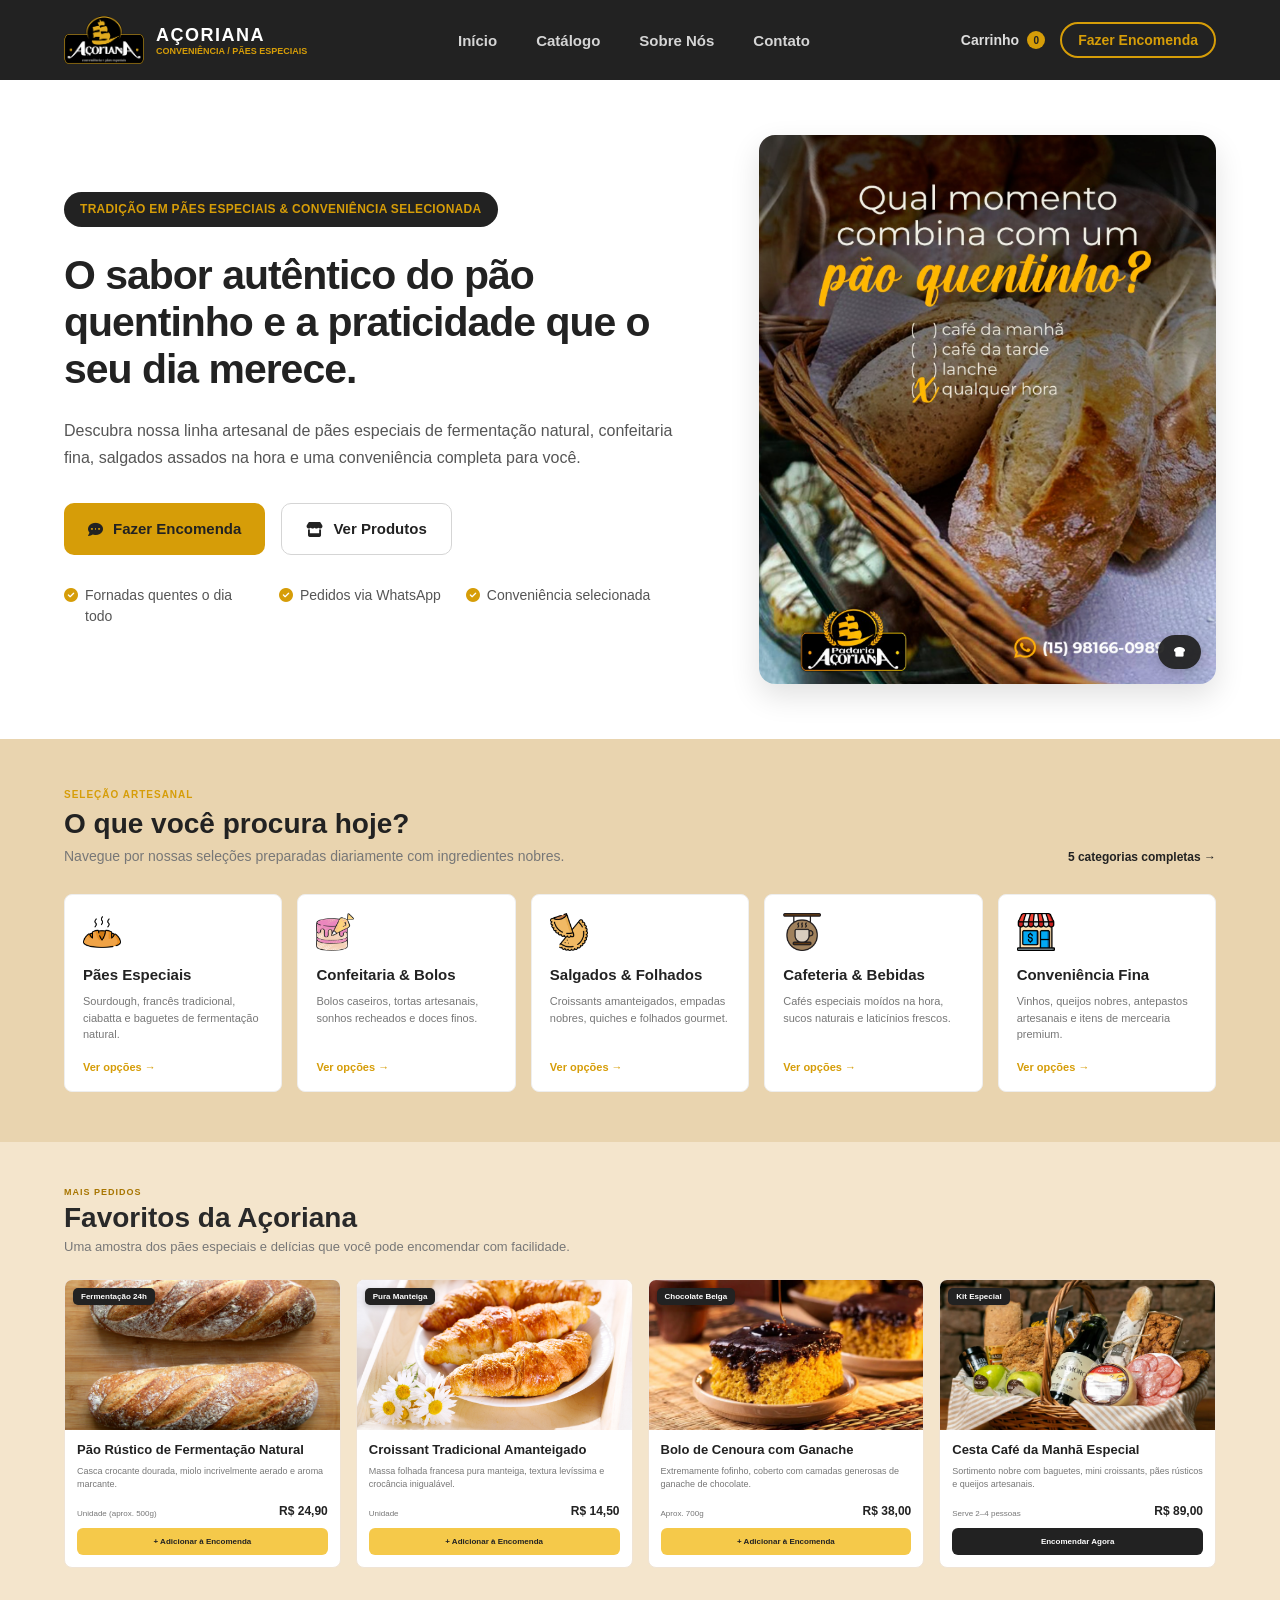
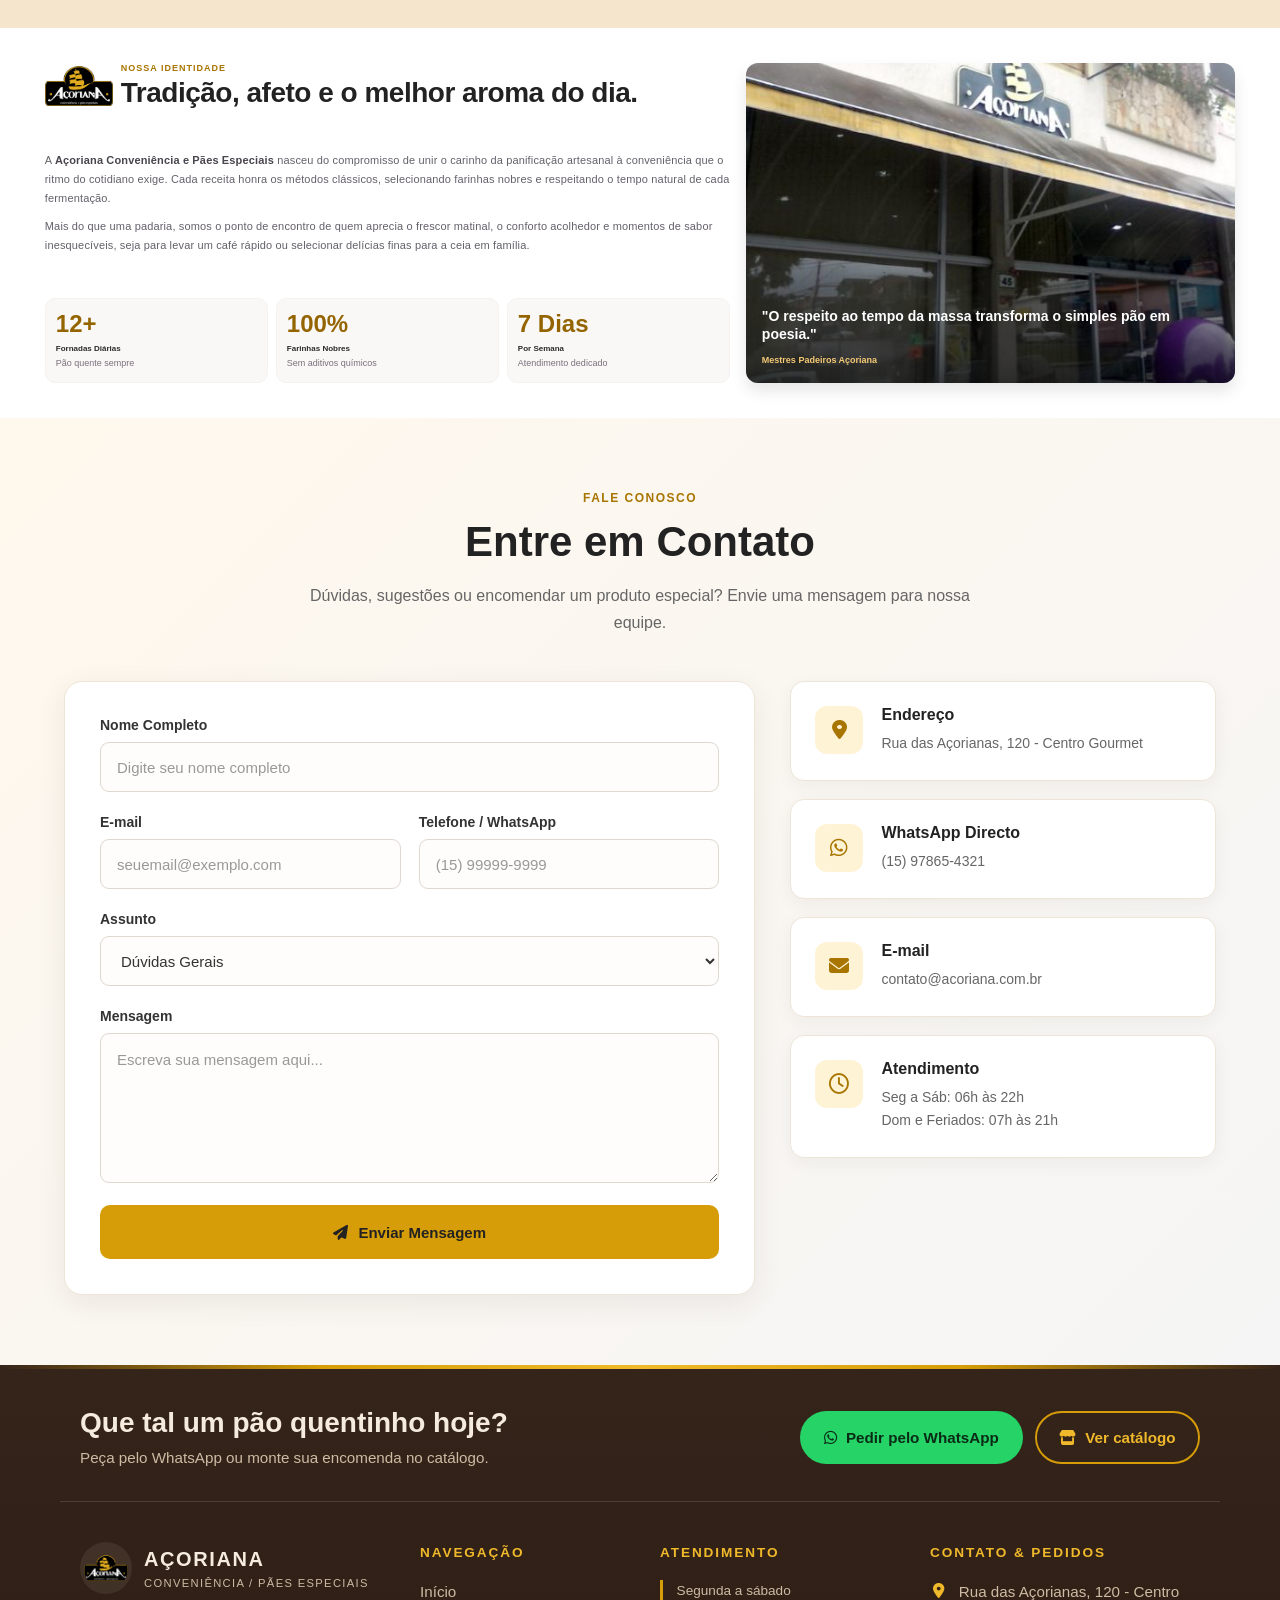
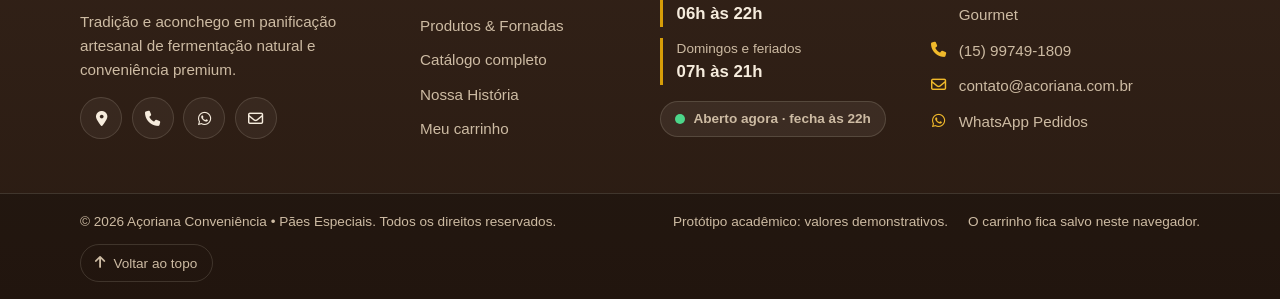
<file: index.html>
<!DOCTYPE html>
<html lang="pt-BR">

<!-- Metadados, título e folhas de estilo externas. -->
<head>
    <meta charset="UTF-8">
    <meta name="viewport" content="width=device-width, initial-scale=1.0">

    <title>Açoriana Conveniência</title>

    <link rel="stylesheet" href="css/style.css">
    <link rel="stylesheet" href="css/responsivo.css">
    <link rel="stylesheet" href="css/pagina-contato.css">
    <link rel="stylesheet" href="css/rodape.css">

    <link rel="stylesheet" href="https://cdnjs.cloudflare.com/ajax/libs/font-awesome/6.5.2/css/all.min.css">
</head>

<body class="pagina-inicial">
    <!-- Identidade da padaria, navegação e acesso ao carrinho. -->
    <header class="navbar">

        <div class="logo-area">
            <img src="assets/logo/logo_padaria_acoriana.png" alt="Logo da Açoriana Conveniência">
            <div class="logo-text">
                <strong>AÇORIANA</strong>
                <span>CONVENIÊNCIA / PÃES ESPECIAIS</span>
            </div>
        </div>

        <!-- O menu é recolhido por script.js em telas pequenas. -->
        <nav class="menu" id="menu-principal" aria-label="Navegação principal">
            <a href="#inicio" class="links">Início</a>
            <a href="catalogo.html" class="links">Catálogo</a>
            <a href="sobre.html" class="links">Sobre Nós</a>
            <a href="#contato" class="links">Contato</a>
        </nav>

        <!-- Botão acessível: aria-expanded acompanha a abertura do menu. -->
        <button class="menu-toggle" type="button" aria-controls="menu-principal" aria-expanded="false" hidden>Menu</button>
        <div class="acoes">
            <a href="carrinho.html" class="carrinho">
                Carrinho

                <span class="contador">0</span>
            </a>

            <a href="catalogo.html" class="encomenda">
                Fazer Encomenda
            </a>
        </div>
    </header>

    <main>

        <section id="inicio" class="hero-section">

            <!-- Coluna da Esquerda: Textos e Botões -->
            <div class="hero-content">
                <div class="tag-tradicao">
                    TRADIÇÃO EM PÃES ESPECIAIS & CONVENIÊNCIA SELECIONADA
                </div>

                <h1>O sabor autêntico do pão quentinho e a praticidade que o seu dia merece.</h1>

                <p>Descubra nossa linha artesanal de pães especiais de fermentação natural, confeitaria fina, salgados
                    assados na hora e uma conveniência completa para você.</p>

                <div class="hero-botoes">
                    <a href="catalogo.html" class="btn-primary">
                        <i class="fa-solid fa-comment-dots"></i> Fazer Encomenda
                    </a>
                    <a href="#produtos" class="btn-secondary">
                        <i class="fa-solid fa-store"></i> Ver Produtos
                    </a>
                </div>

                <div class="hero-features">
                    <span><i class="fa-solid fa-circle-check" style="color: #d69d08;"></i> Fornadas quentes o dia
                        todo</span>
                    <span><i class="fa-solid fa-circle-check" style="color: #d69d08;"></i> Pedidos via WhatsApp</span>
                    <span><i class="fa-solid fa-circle-check" style="color: #d69d08;"></i> Conveniência
                        selecionada</span>
                </div>
            </div>

            <!-- Coluna da Direita: Imagem com os "Badges" (Selos flutuantes) -->
            <div class="hero-image-container">
                <img src="assets/banners/Badge-Padaria-Acoriana.png" alt="Pães artesanais frescos" class="hero-img">

                <div class="badge badge-bottom">
                    <div class="badge-icon">
                        <i class="fa-solid fa-bread-slice"></i>
                    </div>
                </div>
            </div>
        </section>

        <!-- Categorias e destaques pertencem ao conteúdo principal. -->
        <section class="categoria" id="produtos">

            <div class="categoria-text">
                <span class="categoria-label">SELEÇÃO ARTESANAL</span>

                <div class="categoria-titulo">
                    <div>
                        <h2>O que você procura hoje?</h2>
                        <p>
                            Navegue por nossas seleções preparadas diariamente
                            com ingredientes nobres.
                        </p>
                    </div>

                    <a href="catalogo.html" class="ver-categorias">
                        5 categorias completas →
                    </a>
                </div>
            </div>

            <div class="cards">

                <div class="card">
                    <img src="assets/icones/icon-pao.png" alt="Pães especiais">

                    <h3>Pães Especiais</h3>

                    <p>
                        Sourdough, francês tradicional, ciabatta e baguetes
                        de fermentação natural.
                    </p>

                    <a href="catalogo.html">Ver opções →</a>
                </div>

                <div class="card">
                    <img src="assets/icones/icon-confeitaria.png" alt="Confeitaria">

                    <h3>Confeitaria & Bolos</h3>

                    <p>
                        Bolos caseiros, tortas artesanais, sonhos recheados
                        e doces finos.
                    </p>

                    <a href="catalogo.html">Ver opções →</a>
                </div>

                <div class="card">
                    <img src="assets/icones/icon-salgados.png" alt="Salgados">

                    <h3>Salgados & Folhados</h3>

                    <p>
                        Croissants amanteigados, empadas nobres, quiches
                        e folhados gourmet.
                    </p>

                    <a href="catalogo.html">Ver opções →</a>
                </div>

                <div class="card">
                    <img src="assets/icones/icon-cafeteria.png" alt="Cafeteria">

                    <h3>Cafeteria & Bebidas</h3>

                    <p>
                        Cafés especiais moídos na hora, sucos naturais
                        e laticínios frescos.
                    </p>

                    <a href="catalogo.html">Ver opções →</a>
                </div>

                <div class="card">
                    <img src="assets/icones/icon-conveniencia.png" alt="Conveniência">

                    <h3>Conveniência Fina</h3>

                    <p>
                        Vinhos, queijos nobres, antepastos artesanais
                        e itens de mercearia premium.
                    </p>

                    <a href="catalogo.html">Ver opções →</a>
                </div>

            </div>

        </section>

        <section class="favoritos">

            <div class="favoritos-cabecalho">

                <span class="favoritos-label">MAIS PEDIDOS</span>

                <h2>Favoritos da Açoriana</h2>

                <p>
                    Uma amostra dos pães especiais e delícias que você pode encomendar com facilidade.
                </p>

            </div>

            <div class="produtos-destaque">

                <!-- PRODUTO 1 -->
                <article class="produto-card" data-nome="Pão Rústico de Fermentação Natural" data-preco="24.9" data-imagem="assets/produtos/pao-rustico.jpg">

                    <div class="produto-imagem">
                        <img src="assets/produtos/pao-rustico.jpg" alt="Pão Rústico de Fermentação Natural">
                        <span class="produto-badge">Fermentação 24h</span>
                    </div>

                    <div class="produto-info">
                        <h3>Pão Rústico de Fermentação Natural</h3>
                        <p class="produto-descricao">
                            Casca crocante dourada, miolo incrivelmente aerado e aroma marcante.
                        </p>

                        <div class="produto-preco">
                            <span>Unidade (aprox. 500g)</span>
                            <strong>R$ 24,90</strong>
                        </div>

                        <button class="btn-produto">
                            + Adicionar à Encomenda
                        </button>
                    </div>

                </article>

                <!-- PRODUTO 2 -->
                <article class="produto-card" data-nome="Croissant Tradicional Amanteigado" data-preco="14.5" data-imagem="assets/produtos/croissant-tradicional.jpg">

                    <div class="produto-imagem">
                        <img src="assets/produtos/croissant-tradicional.jpg" alt="Croissant Tradicional Amanteigado">
                        <span class="produto-badge">Pura Manteiga</span>
                    </div>

                    <div class="produto-info">
                        <h3>Croissant Tradicional Amanteigado</h3>
                        <p class="produto-descricao">
                            Massa folhada francesa pura manteiga, textura levíssima e crocância inigualável.
                        </p>

                        <div class="produto-preco">
                            <span>Unidade</span>
                            <strong>R$ 14,50</strong>
                        </div>

                        <button class="btn-produto">
                            + Adicionar à Encomenda
                        </button>
                    </div>

                </article>

                <!-- PRODUTO 3 -->
                <article class="produto-card" data-nome="Bolo de Cenoura com Ganache" data-preco="38" data-imagem="assets/produtos/bolo-cenoura.webp">

                    <div class="produto-imagem">
                        <img src="assets/produtos/bolo-cenoura.webp" alt="Bolo de Cenoura com Ganache">
                        <span class="produto-badge">Chocolate Belga</span>
                    </div>

                    <div class="produto-info">
                        <h3>Bolo de Cenoura com Ganache</h3>
                        <p class="produto-descricao">
                            Extremamente fofinho, coberto com camadas generosas de ganache de chocolate.
                        </p>

                        <div class="produto-preco">
                            <span>Aprox. 700g</span>
                            <strong>R$ 38,00</strong>
                        </div>

                        <button class="btn-produto">
                            + Adicionar à Encomenda
                        </button>
                    </div>

                </article>

                <!-- PRODUTO 4 -->
                <article class="produto-card" data-nome="Cesta Café da Manhã Especial" data-preco="89" data-imagem="assets/produtos/cesta-cafe.webp">

                    <div class="produto-imagem">
                        <img src="assets/produtos/cesta-cafe.webp" alt="Cesta Café da Manhã Especial">
                        <span class="produto-badge">Kit Especial</span>
                    </div>

                    <div class="produto-info">
                        <h3>Cesta Café da Manhã Especial</h3>
                        <p class="produto-descricao">
                            Sortimento nobre com baguetes, mini croissants, pães rústicos e queijos artesanais.
                        </p>

                        <div class="produto-preco">
                            <span>Serve 2–4 pessoas</span>
                            <strong>R$ 89,00</strong>
                        </div>

                        <button class="btn-produto btn-encomendar">
                            Encomendar Agora
                        </button>
                    </div>

                </article>

            </div>

        </section>

        <section class="sobre-nos" id="sobre-nos">

            <div class="sobre-nos-conteudo">

                <div class="sobre-nos-header">
                    <img src="assets/logo/logo_padaria_acoriana.png" alt="Logo da Açoriana" class="sobre-nos-logo">

                    <div class="sobre-nos-titulo">
                        <span>NOSSA IDENTIDADE</span>
                        <h2>Tradição, afeto e o melhor aroma do dia.</h2>
                    </div>
                </div>

                <div class="sobre-nos-body">
                    <p>
                        A <strong>Açoriana Conveniência e Pães Especiais</strong>
                        nasceu do compromisso de unir o carinho da panificação
                        artesanal à conveniência que o ritmo do cotidiano exige.
                        Cada receita honra os métodos clássicos, selecionando
                        farinhas nobres e respeitando o tempo natural de cada
                        fermentação.
                    </p>

                    <p>
                        Mais do que uma padaria, somos o ponto de encontro de quem
                        aprecia o frescor matinal, o conforto acolhedor e momentos
                        de sabor inesquecíveis, seja para levar um café rápido ou
                        selecionar delícias finas para a ceia em família.
                    </p>
                </div>

                <div class="sobre-nos-cards">

                    <div class="sobre-nos-card">
                        <h3>12+</h3>
                        <strong>Fornadas Diárias</strong>
                        <span>Pão quente sempre</span>
                    </div>

                    <div class="sobre-nos-card">
                        <h3>100%</h3>
                        <strong>Farinhas Nobres</strong>
                        <span>Sem aditivos químicos</span>
                    </div>

                    <div class="sobre-nos-card">
                        <h3>7 Dias</h3>
                        <strong>Por Semana</strong>
                        <span>Atendimento dedicado</span>
                    </div>

                </div>
            </div>

            <div class="sobre-nos-imagem">
                <img src="assets/banners/hero-image.jpg" alt="Preparo artesanal dos pães da Açoriana">

                <div class="sobre-nos-imagem-texto">
                    <h3>
                        "O respeito ao tempo da massa transforma
                        o simples pão em poesia."
                    </h3>
                    <span>Mestres Padeiros Açoriana</span>
                </div>
            </div>

        </section>

        <!-- SEÇÃO DE CONTATO E FORMULÁRIO (PB-030) -->
        <section class="secao-contato" id="contato">
            <div class="contato-container">
                <div class="contato-header">
                    <span class="contato-label">FALE CONOSCO</span>
                    <h2>Entre em Contato</h2>
                    <p>Dúvidas, sugestões ou encomendar um produto especial? Envie uma mensagem para nossa equipe.</p>
                </div>

                <div class="contato-grid">
                    <!-- Formulário de Contato -->
                    <form class="form-contato" action="#" method="POST">
                        <div class="campo-grupo">
                            <label for="nome">Nome Completo</label>
                            <input type="text" id="nome" name="nome" placeholder="Digite seu nome completo" required>
                        </div>

                        <div class="campo-duplo">
                            <div class="campo-grupo">
                                <label for="email">E-mail</label>
                                <input type="email" id="email" name="email" placeholder="seuemail@exemplo.com" required>
                            </div>

                            <div class="campo-grupo">
                                <label for="telefone">Telefone / WhatsApp</label>
                                <input type="tel" id="telefone" name="telefone" placeholder="(15) 99999-9999">
                            </div>
                        </div>

                        <div class="campo-grupo">
                            <label for="assunto">Assunto</label>
                            <select id="assunto" name="assunto">
                                <option value="duvida">Dúvidas Gerais</option>
                                <option value="encomenda">Encomendas Especiais</option>
                                <option value="feedback">Elogios / Sugestões</option>
                                <option value="outro">Outros</option>
                            </select>
                        </div>

                        <div class="campo-grupo">
                            <label for="mensagem">Mensagem</label>
                            <textarea id="mensagem" name="mensagem" rows="5" placeholder="Escreva sua mensagem aqui..." required></textarea>
                        </div>

                        <button type="submit" class="btn-primary btn-enviar">
                            <i class="fa-solid fa-paper-plane"></i> Enviar Mensagem
                        </button>
                    </form>

                    <!-- Informações rápidas ao lado do formulário -->
                    <div class="contato-info-cards">
                        <div class="info-card">
                            <i class="fa-solid fa-location-dot"></i>
                            <div>
                                <h4>Endereço</h4>
                                <p>Rua das Açorianas, 120 - Centro Gourmet</p>
                            </div>
                        </div>

                        <div class="info-card">
                            <i class="fa-brands fa-whatsapp"></i>
                            <div>
                                <h4>WhatsApp Directo</h4>
                                <p>(15) 97865-4321</p>
                            </div>
                        </div>

                        <div class="info-card">
                            <i class="fa-solid fa-envelope"></i>
                            <div>
                                <h4>E-mail</h4>
                                <p>contato@acoriana.com.br</p>
                            </div>
                        </div>

                        <div class="info-card">
                            <i class="fa-regular fa-clock"></i>
                            <div>
                                <h4>Atendimento</h4>
                                <p>Seg a Sáb: 06h às 22h<br>Dom e Feriados: 07h às 21h</p>
                            </div>
                        </div>
                    </div>
                </div>
            </div>
        </section>

    </main>

    <!-- ================= RODAPÉ ================= -->
    <footer class="rodape" aria-labelledby="rodape-titulo">

        <!-- Chamada para ação -->
        <div class="rodape-destaque">
            <div class="rodape-destaque-texto">
                <h2 id="rodape-titulo">Que tal um pão quentinho hoje?</h2>
                <p>Peça pelo WhatsApp ou monte sua encomenda no catálogo.</p>
            </div>

            <div class="rodape-destaque-acoes">
                <a class="rodape-btn rodape-btn-principal"
                    href="https://wa.me/5515978654321?text=Ol%C3%A1%21%20Gostaria%20de%20fazer%20uma%20encomenda."
                    target="_blank" rel="noopener noreferrer">
                    <i class="fa-brands fa-whatsapp" aria-hidden="true"></i>
                    Pedir pelo WhatsApp
                </a>
                <a class="rodape-btn rodape-btn-secundario" href="catalogo.html">
                    <i class="fa-solid fa-store" aria-hidden="true"></i>
                    Ver catálogo
                </a>
            </div>
        </div>

        <div class="rodape-container">

            <!-- IDENTIDADE -->
            <div class="rodape-col">
                <div class="rodape-logo">
                    <img src="assets/logo/logo_padaria_acoriana.png" alt="Logo da Açoriana Conveniência">
                    <div>
                        <strong>AÇORIANA</strong>
                        <span>CONVENIÊNCIA / PÃES ESPECIAIS</span>
                    </div>
                </div>

                <p>
                    Tradição e aconchego em panificação artesanal
                    de fermentação natural e conveniência premium.
                </p>

                <div class="rodape-redes">
                    <a href="https://www.google.com/maps/search/?api=1&amp;query=Rua+das+Açorianas,+120"
                        target="_blank" rel="noopener noreferrer" aria-label="Ver localização no mapa">
                        <i class="fa-solid fa-location-dot" aria-hidden="true"></i>
                    </a>
                    <a href="tel:+5515997491809" aria-label="Ligar para a padaria">
                        <i class="fa-solid fa-phone" aria-hidden="true"></i>
                    </a>
                    <a href="https://wa.me/5515997491809" target="_blank" rel="noopener noreferrer"
                        aria-label="Conversar no WhatsApp">
                        <i class="fa-brands fa-whatsapp" aria-hidden="true"></i>
                    </a>
                    <a href="mailto:contato@acoriana.com.br" aria-label="Enviar e-mail">
                        <i class="fa-regular fa-envelope" aria-hidden="true"></i>
                    </a>
                </div>
            </div>

            <!-- NAVEGAÇÃO -->
            <div class="rodape-col">
                <h3>Navegação</h3>

                <nav class="rodape-links" aria-label="Navegação do rodapé">
                    <a href="index.html#inicio">Início</a>
                    <a href="index.html#produtos">Produtos &amp; Fornadas</a>
                    <a href="catalogo.html">Catálogo completo</a>
                    <a href="index.html#sobre-nos">Nossa História</a>
                    <a href="carrinho.html">Meu carrinho</a>
                </nav>
            </div>

            <!-- ATENDIMENTO -->
            <div class="rodape-col">
                <h3>Atendimento</h3>

                <ul class="rodape-horarios">
                    <li>
                        <span>Segunda a sábado</span>
                        <strong>06h às 22h</strong>
                    </li>
                    <li>
                        <span>Domingos e feriados</span>
                        <strong>07h às 21h</strong>
                    </li>
                </ul>

                <!-- Preenchido por js/rodape.js; sem JavaScript fica oculto. -->
                <p class="rodape-status" id="rodape-status" role="status" hidden>
                    <span class="rodape-status-ponto" aria-hidden="true"></span>
                    <span id="rodape-status-texto"></span>
                </p>
            </div>

            <!-- CONTATO -->
            <div class="rodape-col" id="contato">
                <h3>Contato &amp; Pedidos</h3>

                <address class="rodape-contato">
                    <span class="rodape-item">
                        <i class="fa-solid fa-location-dot" aria-hidden="true"></i>
                        Rua das Açorianas, 120 - Centro Gourmet
                    </span>

                    <a href="tel:+5515997491809">
                        <i class="fa-solid fa-phone" aria-hidden="true"></i>
                        (15) 99749-1809
                    </a>

                    <a href="mailto:contato@acoriana.com.br">
                        <i class="fa-regular fa-envelope" aria-hidden="true"></i>
                        contato@acoriana.com.br
                    </a>

                    <a href="https://wa.me/5515997491809" target="_blank" rel="noopener noreferrer">
                        <i class="fa-brands fa-whatsapp" aria-hidden="true"></i>
                        WhatsApp Pedidos
                    </a>
                </address>
            </div>

        </div>

        <!-- BARRA INFERIOR -->
        <div class="rodape-bottom">
            <div class="rodape-bottom-conteudo">
                <p>
                    &copy; <span id="ano-atual">2026</span>
                    Açoriana Conveniência • Pães Especiais.
                    Todos os direitos reservados.
                </p>

                <div class="rodape-legal">
                    <span>Protótipo acadêmico: valores demonstrativos.</span>
                    <span>O carrinho fica salvo neste navegador.</span>
                </div>

                <a href="#" class="rodape-topo">
                    <i class="fa-solid fa-arrow-up" aria-hidden="true"></i>
                    Voltar ao topo
                </a>
            </div>
        </div>

    </footer>


    <!-- JavaScript externo; a ordem garante a disponibilidade das funções compartilhadas. -->
    <script src="js/script.js"></script>
    <script src="js/rodape.js" defer></script>

</body>

</html>
</file>
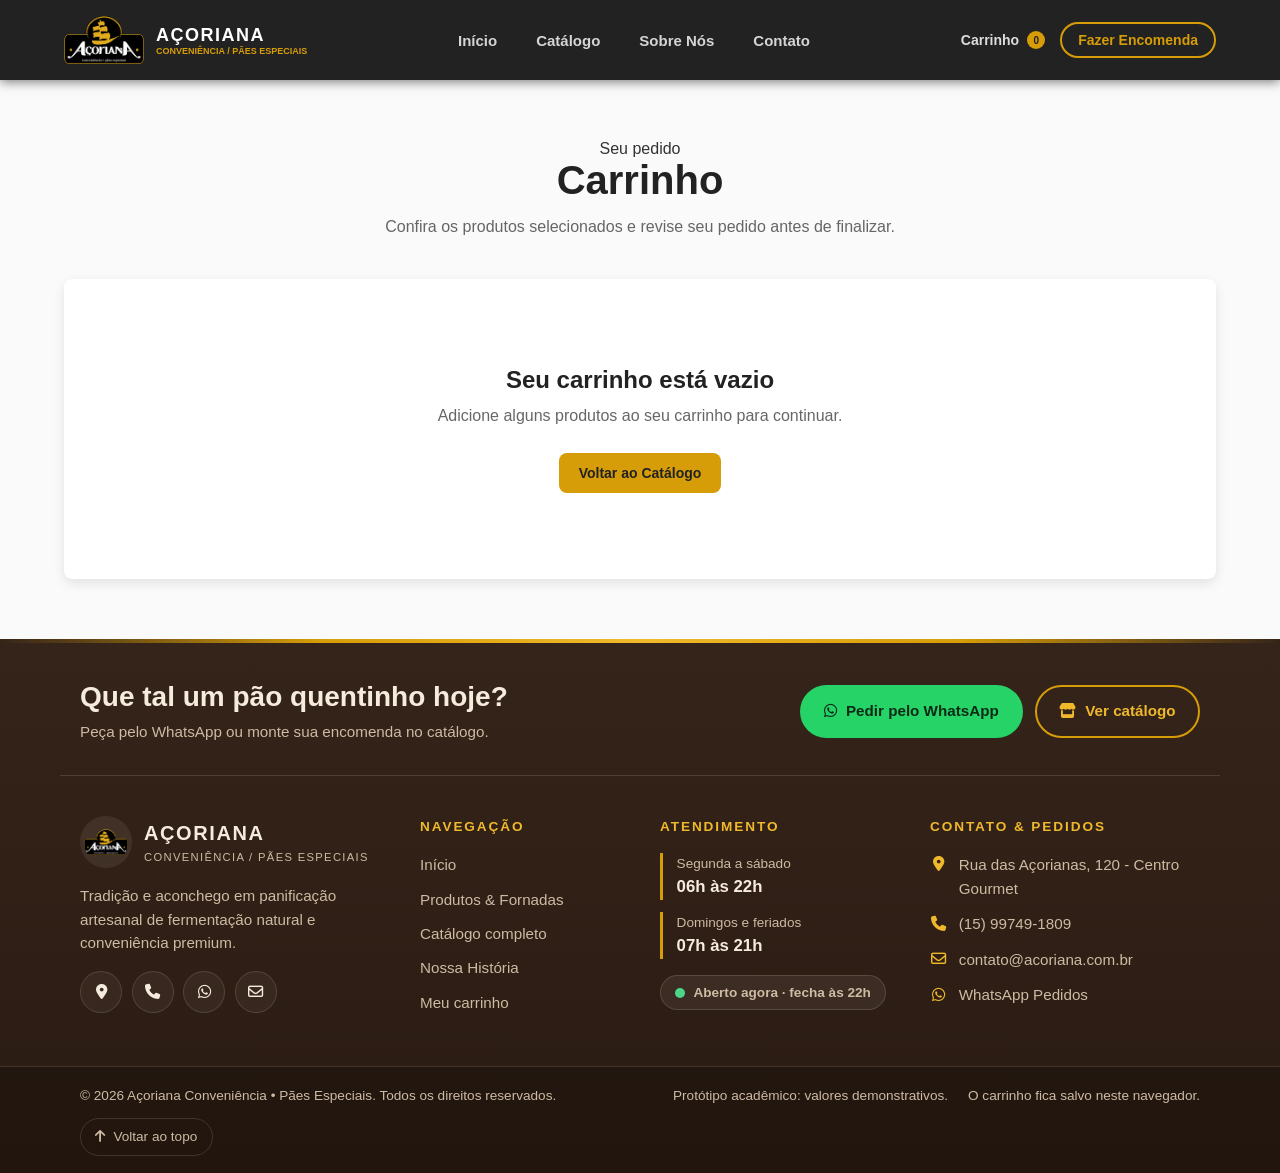
<file: carrinho.html>
<!doctype html>
<html lang="pt-br">
  <!-- Metadados, título e folhas de estilo externas. -->
  <head>
    <meta charset="UTF-8" />
    <meta name="viewport" content="width=device-width, initial-scale=1.0" />
    <title>Carrinho | Açoriana</title>
    <link rel="stylesheet" href="css/style.css" />
    <link rel="stylesheet" href="css/responsivo.css" />
    <link rel="stylesheet" href="css/carrinho.css" />
    <link rel="stylesheet" href="css/rodape.css" />
    <link
      rel="stylesheet"
      href="https://cdnjs.cloudflare.com/ajax/libs/font-awesome/6.5.2/css/all.min.css"
    />
  </head>

  <body>
    <!-- Identidade da padaria, navegação e acesso ao carrinho. -->
    <header class="navbar">
      <div class="logo-area">
        <img
          src="assets/logo/logo_padaria_acoriana.png"
          alt="Logo da Açoriana Conveniência"
        />

        <div class="logo-text">
          <strong>AÇORIANA</strong>
          <span>CONVENIÊNCIA / PÃES ESPECIAIS</span>
        </div>
      </div>

      <!-- O menu é recolhido por script.js em telas pequenas. -->
      <nav class="menu" id="menu-principal" aria-label="Navegação principal">
        <a href="index.html#inicio" class="links">Início</a>
        <a href="catalogo.html" class="links">Catálogo</a>
        <a href="sobre.html" class="links">Sobre Nós</a>
        <a href="index.html#contato" class="links">Contato</a>
      </nav>

      <!-- Botão acessível: aria-expanded acompanha a abertura do menu. -->
      <button
        class="menu-toggle"
        type="button"
        aria-controls="menu-principal"
        aria-expanded="false"
        hidden
      >
        Menu
      </button>
      <div class="acoes">
        <a href="carrinho.html" class="carrinho">
          Carrinho
          <span class="contador">0</span>
        </a>

        <a href="catalogo.html" class="encomenda"> Fazer Encomenda </a>
      </div>
    </header>

    <main class="carrinho-pagina">
      <section class="carrinho-header">
        <span class="tag-tradicao">Seu pedido</span>

        <h1>Carrinho</h1>

        <p>
          Confira os produtos selecionados e revise seu pedido antes de
          finalizar.
        </p>
      </section>

      <section class="carrinho-conteudo">
        <div class="lista-carrinho"></div>

        <!-- Totais calculados em JavaScript com base nos itens persistidos. -->
        <aside class="resumo-carrinho">
          <h2>Resumo do pedido</h2>

          <div class="resumo-linha">
            <span>Subtotal</span>
            <strong>R$ 0,00</strong>
          </div>

          <div class="resumo-linha total">
            <span>Total</span>
            <strong>R$ 0,00</strong>
          </div>

          <button class="btn-finalizar" type="button">
            <i class="fa-brands fa-whatsapp" aria-hidden="true"></i>
            Finalizar pedido pelo WhatsApp
          </button>

          <a href="catalogo.html" class="btn-continuar">
            Continuar comprando
          </a>
        </aside>
      </section>
    </main>

    <!-- ================= RODAPÉ ================= -->
    <footer class="rodape" aria-labelledby="rodape-titulo">
      <!-- Chamada para ação -->
      <div class="rodape-destaque">
        <div class="rodape-destaque-texto">
          <h2 id="rodape-titulo">Que tal um pão quentinho hoje?</h2>
          <p>Peça pelo WhatsApp ou monte sua encomenda no catálogo.</p>
        </div>

        <div class="rodape-destaque-acoes">
          <a
            class="rodape-btn rodape-btn-principal"
            href="https://wa.me/5515978654321?text=Ol%C3%A1%21%20Gostaria%20de%20fazer%20uma%20encomenda."
            target="_blank"
            rel="noopener noreferrer"
          >
            <i class="fa-brands fa-whatsapp" aria-hidden="true"></i>
            Pedir pelo WhatsApp
          </a>
          <a class="rodape-btn rodape-btn-secundario" href="catalogo.html">
            <i class="fa-solid fa-store" aria-hidden="true"></i>
            Ver catálogo
          </a>
        </div>
      </div>

      <div class="rodape-container">
        <!-- IDENTIDADE -->
        <div class="rodape-col">
          <div class="rodape-logo">
            <img
              src="assets/logo/logo_padaria_acoriana.png"
              alt="Logo da Açoriana Conveniência"
            />
            <div>
              <strong>AÇORIANA</strong>
              <span>CONVENIÊNCIA / PÃES ESPECIAIS</span>
            </div>
          </div>

          <p>
            Tradição e aconchego em panificação artesanal de fermentação natural
            e conveniência premium.
          </p>

          <div class="rodape-redes">
            <a
              href="https://www.google.com/maps/search/?api=1&amp;query=Rua+das+Açorianas,+120"
              target="_blank"
              rel="noopener noreferrer"
              aria-label="Ver localização no mapa"
            >
              <i class="fa-solid fa-location-dot" aria-hidden="true"></i>
            </a>
            <a href="tel:+5515997491809" aria-label="Ligar para a padaria">
              <i class="fa-solid fa-phone" aria-hidden="true"></i>
            </a>
            <a
              href="https://wa.me/5515997491809"
              target="_blank"
              rel="noopener noreferrer"
              aria-label="Conversar no WhatsApp"
            >
              <i class="fa-brands fa-whatsapp" aria-hidden="true"></i>
            </a>
            <a href="mailto:contato@acoriana.com.br" aria-label="Enviar e-mail">
              <i class="fa-regular fa-envelope" aria-hidden="true"></i>
            </a>
          </div>
        </div>

        <!-- NAVEGAÇÃO -->
        <div class="rodape-col">
          <h3>Navegação</h3>

          <nav class="rodape-links" aria-label="Navegação do rodapé">
            <a href="index.html#inicio">Início</a>
            <a href="index.html#produtos">Produtos &amp; Fornadas</a>
            <a href="catalogo.html">Catálogo completo</a>
            <a href="index.html#sobre-nos">Nossa História</a>
            <a href="carrinho.html">Meu carrinho</a>
          </nav>
        </div>

        <!-- ATENDIMENTO -->
        <div class="rodape-col">
          <h3>Atendimento</h3>

          <ul class="rodape-horarios">
            <li>
              <span>Segunda a sábado</span>
              <strong>06h às 22h</strong>
            </li>
            <li>
              <span>Domingos e feriados</span>
              <strong>07h às 21h</strong>
            </li>
          </ul>

          <!-- Preenchido por js/rodape.js; sem JavaScript fica oculto. -->
          <p class="rodape-status" id="rodape-status" role="status" hidden>
            <span class="rodape-status-ponto" aria-hidden="true"></span>
            <span id="rodape-status-texto"></span>
          </p>
        </div>

        <!-- CONTATO -->
        <div class="rodape-col" id="contato">
          <h3>Contato &amp; Pedidos</h3>

          <address class="rodape-contato">
            <span class="rodape-item">
              <i class="fa-solid fa-location-dot" aria-hidden="true"></i>
              Rua das Açorianas, 120 - Centro Gourmet
            </span>

            <a href="tel:+5515997491809">
              <i class="fa-solid fa-phone" aria-hidden="true"></i>
              (15) 99749-1809
            </a>

            <a href="mailto:contato@acoriana.com.br">
              <i class="fa-regular fa-envelope" aria-hidden="true"></i>
              contato@acoriana.com.br
            </a>

            <a
              href="https://wa.me/5515997491809"
              target="_blank"
              rel="noopener noreferrer"
            >
              <i class="fa-brands fa-whatsapp" aria-hidden="true"></i>
              WhatsApp Pedidos
            </a>
          </address>
        </div>
      </div>

      <!-- BARRA INFERIOR -->
      <div class="rodape-bottom">
        <div class="rodape-bottom-conteudo">
          <p>
            &copy; <span id="ano-atual">2026</span>
            Açoriana Conveniência • Pães Especiais. Todos os direitos
            reservados.
          </p>

          <div class="rodape-legal">
            <span>Protótipo acadêmico: valores demonstrativos.</span>
            <span>O carrinho fica salvo neste navegador.</span>
          </div>

          <a href="#" class="rodape-topo">
            <i class="fa-solid fa-arrow-up" aria-hidden="true"></i>
            Voltar ao topo
          </a>
        </div>
      </div>
    </footer>

    <!-- JavaScript externo; a ordem garante a disponibilidade das funções compartilhadas. -->
    <script src="js/script.js"></script>
    <script src="js/rodape.js" defer></script>
  </body>
</html>
</file>
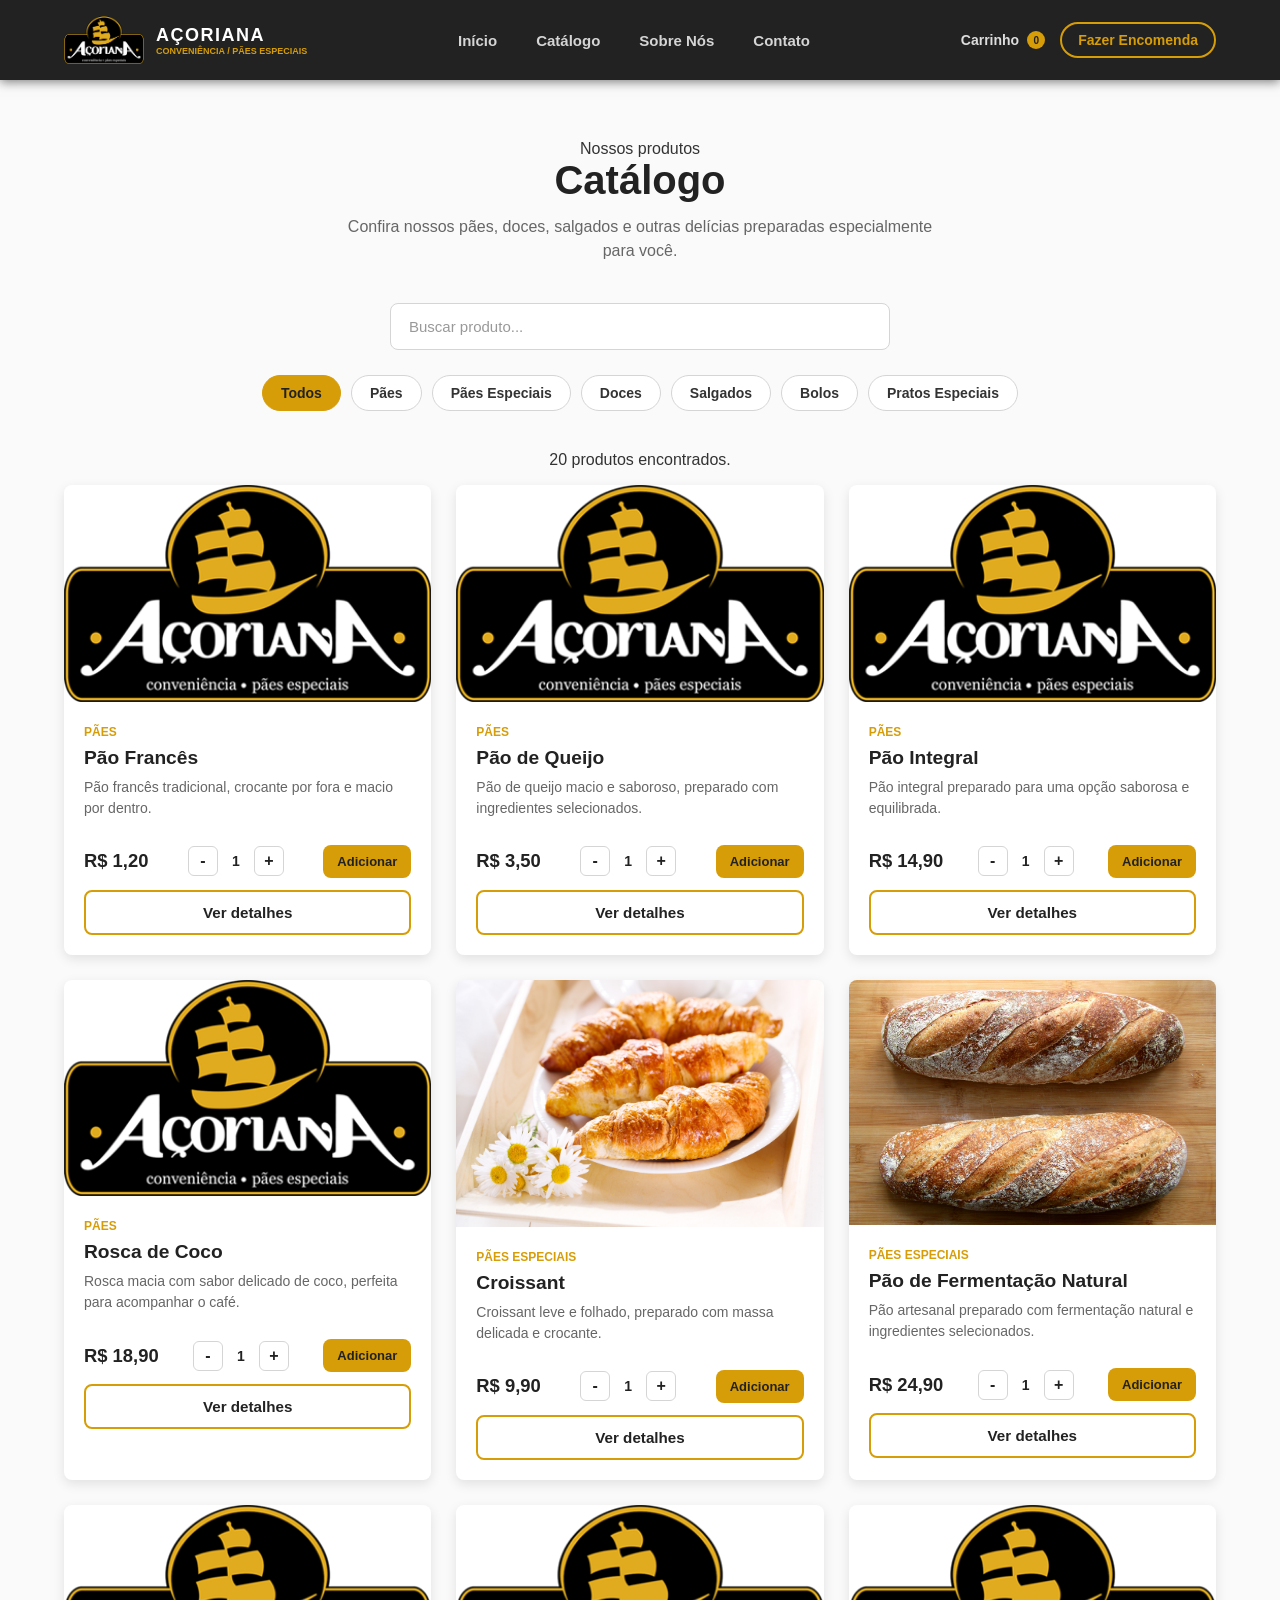
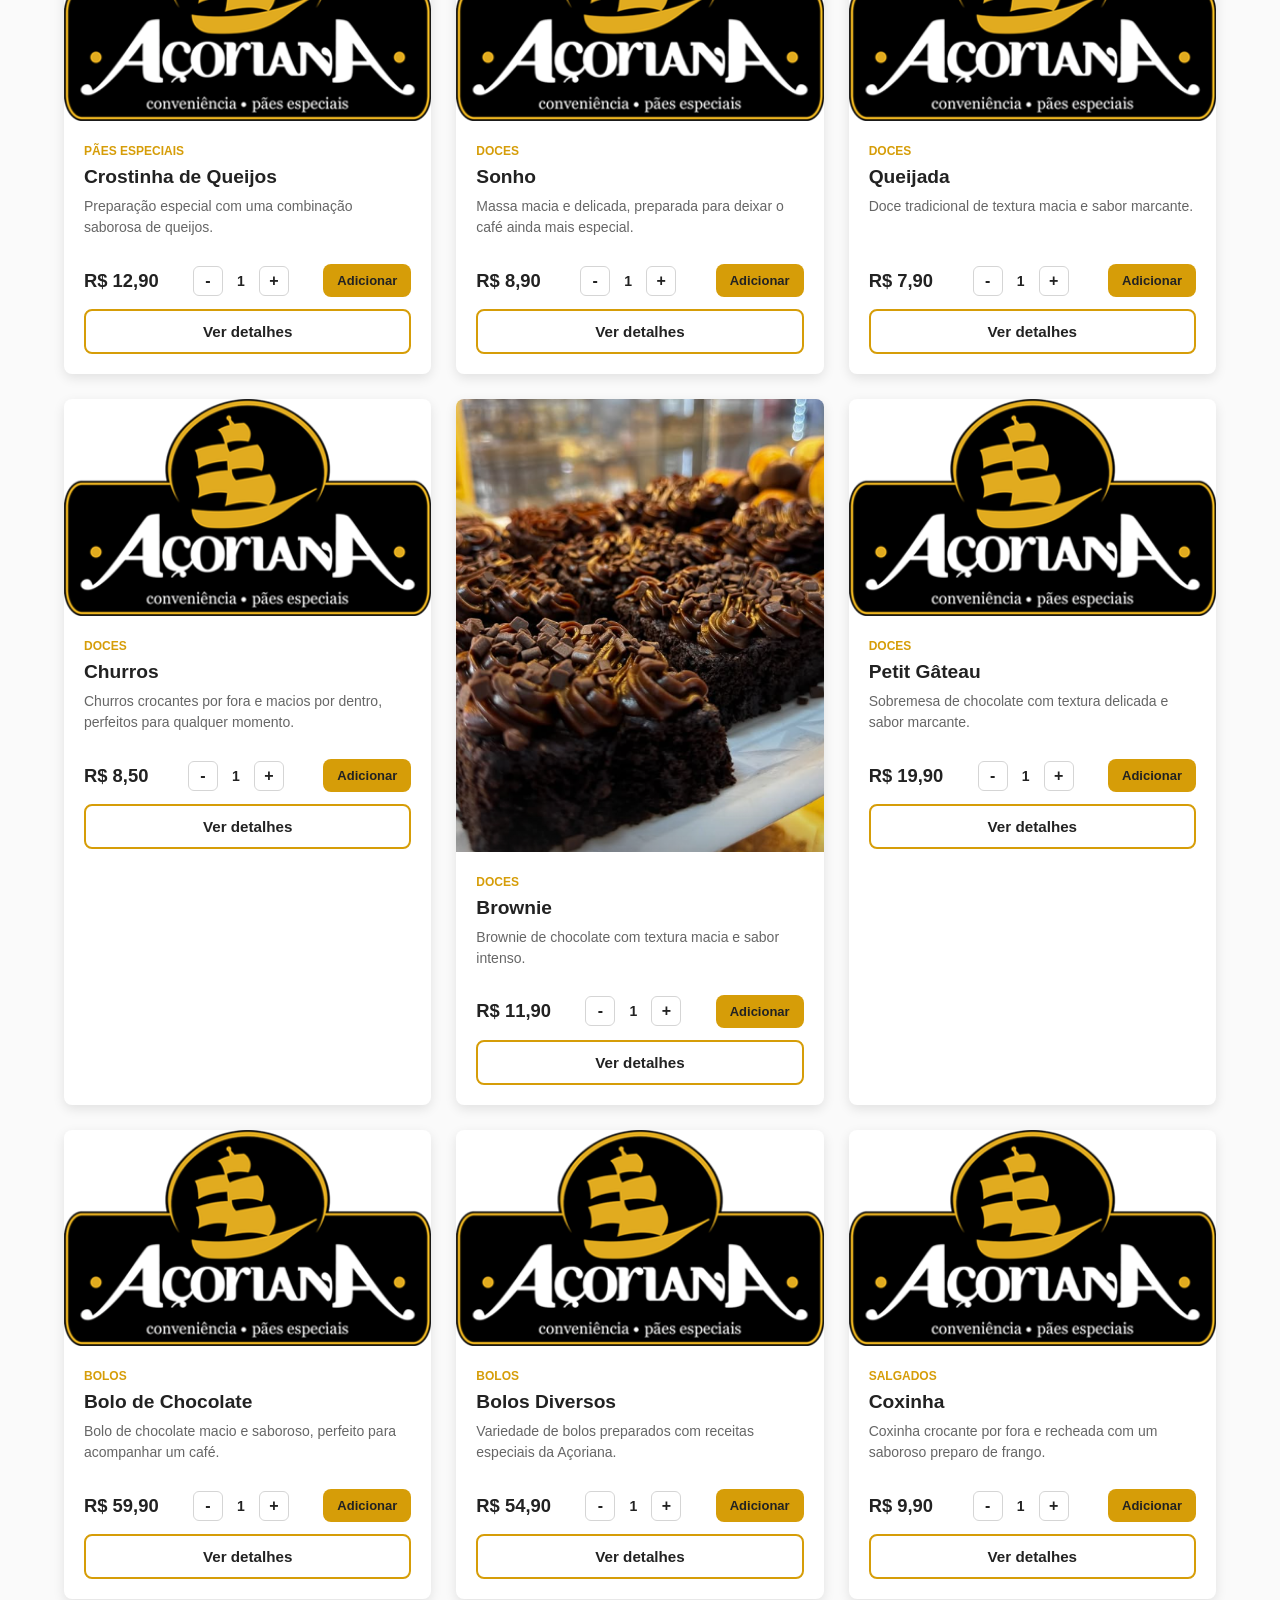
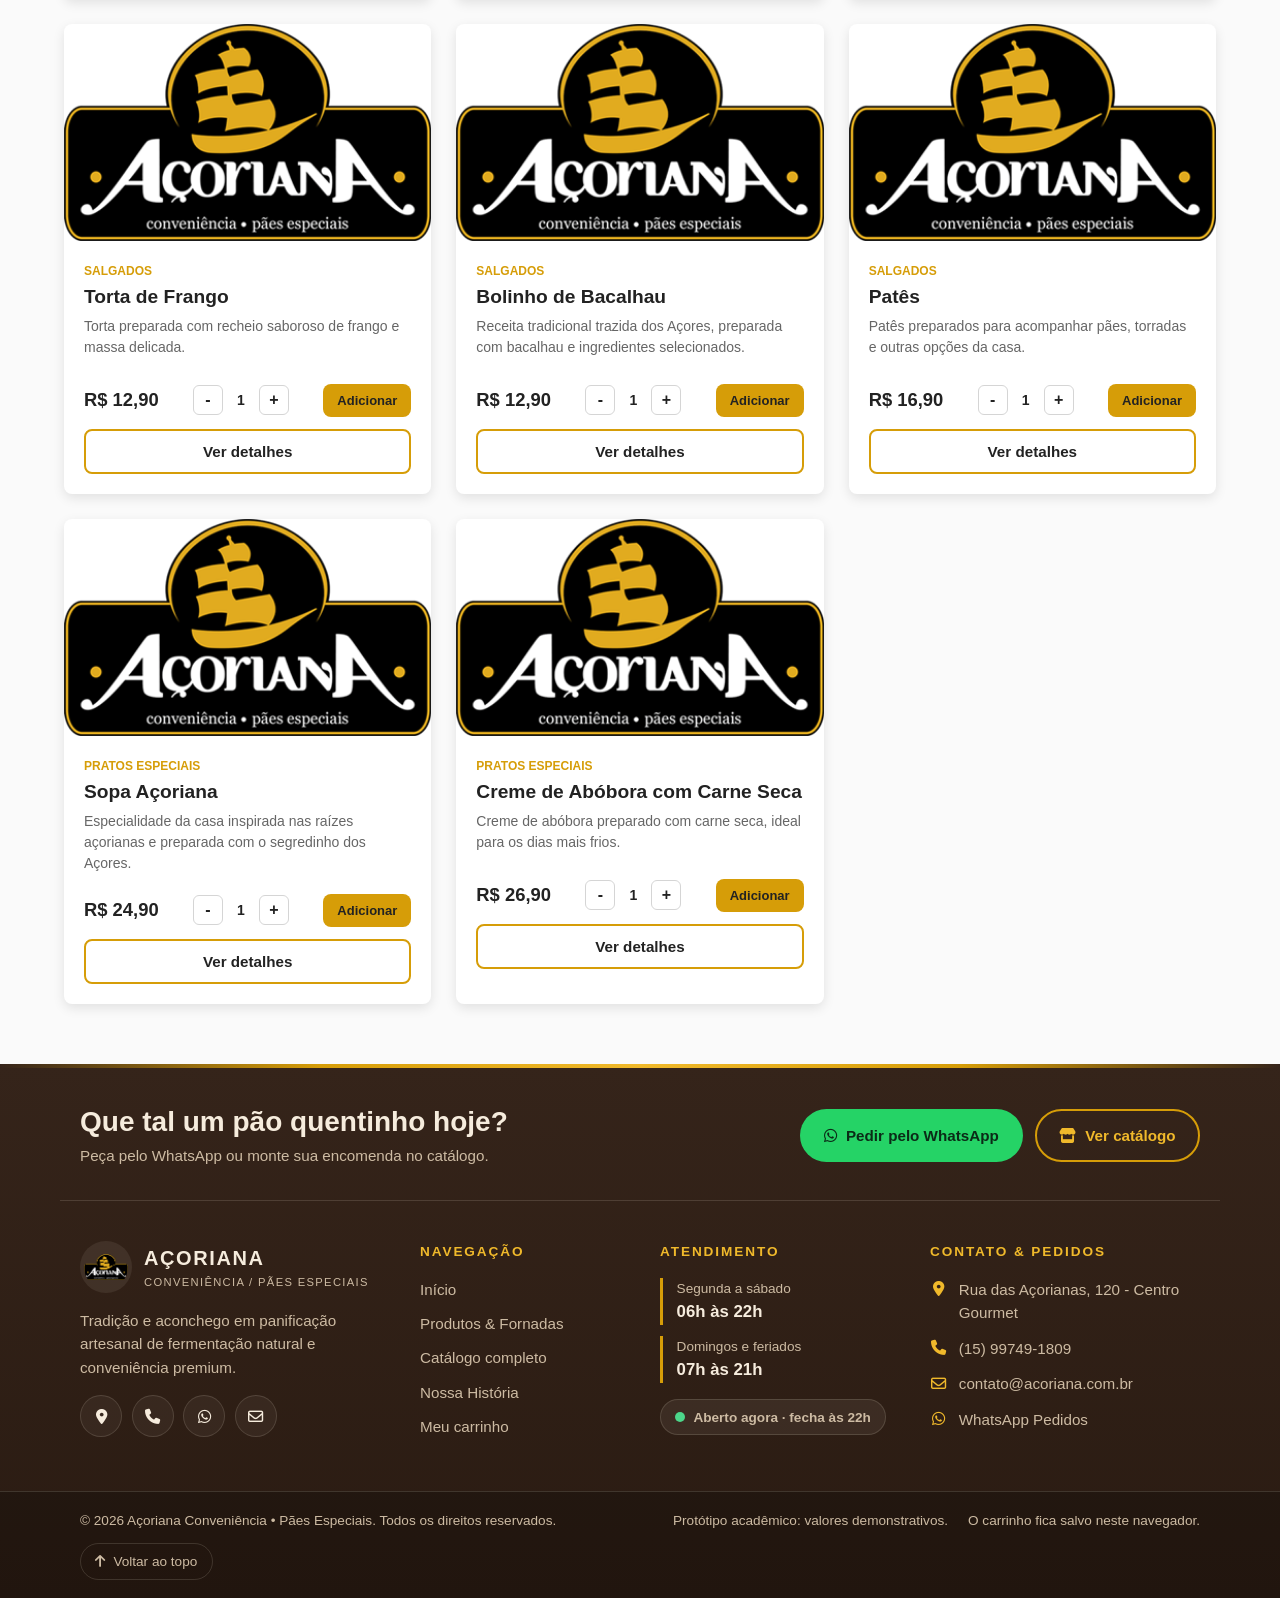
<file: catalogo.html>
<!doctype html>
<html lang="pt-br">
  <!-- Metadados, título e folhas de estilo externas. -->
<head>
    <meta charset="UTF-8" />
    <meta name="viewport" content="width=device-width, initial-scale=1.0" />
    <title>Catálogo de Produtos</title>
    <link rel="stylesheet" href="css/style.css" />
    <link rel="stylesheet" href="css/catalogo.css" />
    <link rel="stylesheet" href="css/responsivo.css" />
    <link rel="stylesheet" href="css/rodape.css" />
    <link rel="stylesheet" href="https://cdnjs.cloudflare.com/ajax/libs/font-awesome/6.5.2/css/all.min.css">
  </head>
  <body>
    <!-- Identidade da padaria, navegação e acesso ao carrinho. -->
    <header class="navbar">
      <div class="logo-area">
        <img
          src="assets/logo/logo_padaria_acoriana.png"
          alt="Logo da Açoriana Conveniência"
        />
        <div class="logo-text">
          <strong>AÇORIANA</strong> <span>CONVENIÊNCIA / PÃES ESPECIAIS</span>
        </div>
      </div>
      <!-- O menu é recolhido por script.js em telas pequenas. -->
        <nav class="menu" id="menu-principal" aria-label="Navegação principal">
        <a href="index.html#inicio" class="links">Início</a>
        <a href="catalogo.html" class="links">Catálogo</a>
        <a href="sobre.html" class="links">Sobre Nós</a>
        <a href="index.html#contato" class="links">Contato</a>
      </nav>
      <!-- Botão acessível: aria-expanded acompanha a abertura do menu. -->
        <button class="menu-toggle" type="button" aria-controls="menu-principal" aria-expanded="false" hidden>Menu</button>
        <div class="acoes">
        <a href="carrinho.html" class="carrinho">
          Carrinho <span class="contador">0</span>
        </a>
        <a href="catalogo.html" class="encomenda"> Fazer Encomenda </a>
      </div>
    </header>
    <main class="catalogo">
      <section class="catalogo-header">
        <span class="tag-tradicao">Nossos produtos</span>
        <h1>Catálogo</h1>
        <p>
          Confira nossos pães, doces, salgados e outras delícias preparadas
          especialmente para você.
        </p>
      </section>
      <section class="catalogo-filtros">
        <div class="busca">
          <input
            type="search"
            id="campo-busca"
            placeholder="Buscar produto..."
            aria-label="Buscar produto"
          />
        </div>
        <div class="categorias">
            <button class="filtro ativo" data-categoria="Todos">Todos</button>
            <button class="filtro" data-categoria="Pães">Pães</button>
            <button class="filtro" data-categoria="Pães Especiais">Pães Especiais</button>
            <button class="filtro" data-categoria="Doces">Doces</button>
            <button class="filtro" data-categoria="Salgados">Salgados</button>
            <button class="filtro" data-categoria="Bolos">Bolos</button>
            <button class="filtro" data-categoria="Pratos Especiais">Pratos Especiais</button>
        </div>
      </section>
      <!-- Região preenchida pela busca e pelos filtros de categoria. -->
      <p id="resultado-busca" role="status" aria-live="polite"></p>
      <section class="produtos"><div class="lista-produtos"></div></section>
    </main>

    <!-- ================= RODAPÉ ================= -->
    <footer class="rodape" aria-labelledby="rodape-titulo">

        <!-- Chamada para ação -->
        <div class="rodape-destaque">
            <div class="rodape-destaque-texto">
                <h2 id="rodape-titulo">Que tal um pão quentinho hoje?</h2>
                <p>Peça pelo WhatsApp ou monte sua encomenda no catálogo.</p>
            </div>

            <div class="rodape-destaque-acoes">
                <a class="rodape-btn rodape-btn-principal"
                    href="https://wa.me/5515978654321?text=Ol%C3%A1%21%20Gostaria%20de%20fazer%20uma%20encomenda."
                    target="_blank" rel="noopener noreferrer">
                    <i class="fa-brands fa-whatsapp" aria-hidden="true"></i>
                    Pedir pelo WhatsApp
                </a>
                <a class="rodape-btn rodape-btn-secundario" href="catalogo.html">
                    <i class="fa-solid fa-store" aria-hidden="true"></i>
                    Ver catálogo
                </a>
            </div>
        </div>

        <div class="rodape-container">

            <!-- IDENTIDADE -->
            <div class="rodape-col">
                <div class="rodape-logo">
                    <img src="assets/logo/logo_padaria_acoriana.png" alt="Logo da Açoriana Conveniência">
                    <div>
                        <strong>AÇORIANA</strong>
                        <span>CONVENIÊNCIA / PÃES ESPECIAIS</span>
                    </div>
                </div>

                <p>
                    Tradição e aconchego em panificação artesanal
                    de fermentação natural e conveniência premium.
                </p>

                <div class="rodape-redes">
                    <a href="https://www.google.com/maps/search/?api=1&amp;query=Rua+das+Açorianas,+120"
                        target="_blank" rel="noopener noreferrer" aria-label="Ver localização no mapa">
                        <i class="fa-solid fa-location-dot" aria-hidden="true"></i>
                    </a>
                    <a href="tel:+5515997491809" aria-label="Ligar para a padaria">
                        <i class="fa-solid fa-phone" aria-hidden="true"></i>
                    </a>
                    <a href="https://wa.me/5515997491809" target="_blank" rel="noopener noreferrer"
                        aria-label="Conversar no WhatsApp">
                        <i class="fa-brands fa-whatsapp" aria-hidden="true"></i>
                    </a>
                    <a href="mailto:contato@acoriana.com.br" aria-label="Enviar e-mail">
                        <i class="fa-regular fa-envelope" aria-hidden="true"></i>
                    </a>
                </div>
            </div>

            <!-- NAVEGAÇÃO -->
            <div class="rodape-col">
                <h3>Navegação</h3>

                <nav class="rodape-links" aria-label="Navegação do rodapé">
                    <a href="index.html#inicio">Início</a>
                    <a href="index.html#produtos">Produtos &amp; Fornadas</a>
                    <a href="catalogo.html">Catálogo completo</a>
                    <a href="index.html#sobre-nos">Nossa História</a>
                    <a href="carrinho.html">Meu carrinho</a>
                </nav>
            </div>

            <!-- ATENDIMENTO -->
            <div class="rodape-col">
                <h3>Atendimento</h3>

                <ul class="rodape-horarios">
                    <li>
                        <span>Segunda a sábado</span>
                        <strong>06h às 22h</strong>
                    </li>
                    <li>
                        <span>Domingos e feriados</span>
                        <strong>07h às 21h</strong>
                    </li>
                </ul>

                <!-- Preenchido por js/rodape.js; sem JavaScript fica oculto. -->
                <p class="rodape-status" id="rodape-status" role="status" hidden>
                    <span class="rodape-status-ponto" aria-hidden="true"></span>
                    <span id="rodape-status-texto"></span>
                </p>
            </div>

            <!-- CONTATO -->
            <div class="rodape-col" id="contato">
                <h3>Contato &amp; Pedidos</h3>

                <address class="rodape-contato">
                    <span class="rodape-item">
                        <i class="fa-solid fa-location-dot" aria-hidden="true"></i>
                        Rua das Açorianas, 120 - Centro Gourmet
                    </span>

                    <a href="tel:+5515997491809">
                        <i class="fa-solid fa-phone" aria-hidden="true"></i>
                        (15) 99749-1809
                    </a>

                    <a href="mailto:contato@acoriana.com.br">
                        <i class="fa-regular fa-envelope" aria-hidden="true"></i>
                        contato@acoriana.com.br
                    </a>

                    <a href="https://wa.me/5515997491809" target="_blank" rel="noopener noreferrer">
                        <i class="fa-brands fa-whatsapp" aria-hidden="true"></i>
                        WhatsApp Pedidos
                    </a>
                </address>
            </div>

        </div>

        <!-- BARRA INFERIOR -->
        <div class="rodape-bottom">
            <div class="rodape-bottom-conteudo">
                <p>
                    &copy; <span id="ano-atual">2026</span>
                    Açoriana Conveniência • Pães Especiais.
                    Todos os direitos reservados.
                </p>

                <div class="rodape-legal">
                    <span>Protótipo acadêmico: valores demonstrativos.</span>
                    <span>O carrinho fica salvo neste navegador.</span>
                </div>

                <a href="#" class="rodape-topo">
                    <i class="fa-solid fa-arrow-up" aria-hidden="true"></i>
                    Voltar ao topo
                </a>
            </div>
        </div>

    </footer>
    <!-- JavaScript externo; a ordem garante a disponibilidade das funções compartilhadas. -->
    <script src="js/produtos.js"></script>
    <script src="js/script.js"></script>
    <script src="js/catalogo.js"></script>
    <script src="js/rodape.js" defer></script>
  </body>
</html>
</file>
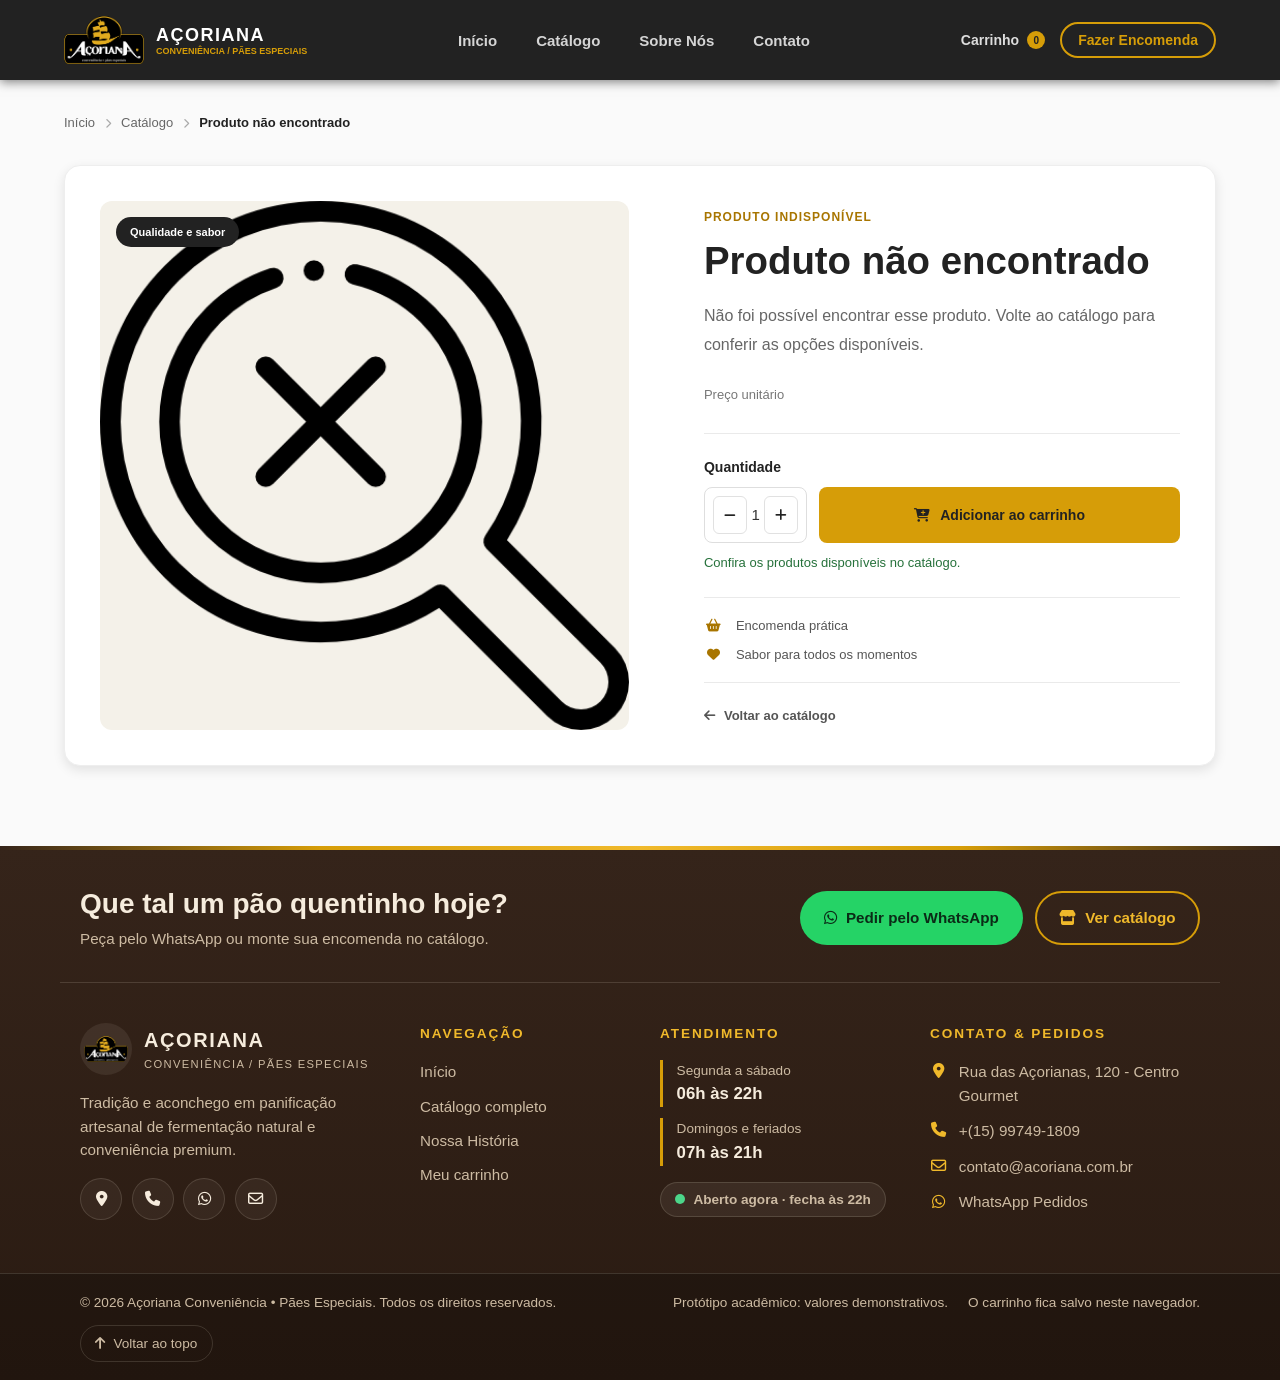
<file: produto.html>
<!doctype html>
<html lang="pt-br">
<head>
    <meta charset="UTF-8">
    <meta name="viewport" content="width=device-width, initial-scale=1.0">
    <meta name="description" content="Conheça os detalhes dos produtos da Açoriana Conveniência e prepare sua encomenda.">
    <title>Detalhes do Produto | Açoriana Conveniência</title>
    <link rel="stylesheet" href="css/style.css">
    <link rel="stylesheet" href="css/produto.css">
    <link rel="stylesheet" href="css/responsivo.css">
    <link rel="stylesheet" href="css/rodape.css">
    <link rel="stylesheet" href="https://cdnjs.cloudflare.com/ajax/libs/font-awesome/6.5.2/css/all.min.css">
</head>
<body>
    <header class="navbar">
        <div class="logo-area">
            <img src="assets/logo/logo_padaria_acoriana.png" alt="Logo da Açoriana Conveniência">
            <div class="logo-text">
                <strong>AÇORIANA</strong>
                <span>CONVENIÊNCIA / PÃES ESPECIAIS</span>
            </div>
        </div>

        <nav class="menu" id="menu-principal" aria-label="Navegação principal">
            <a href="index.html#inicio" class="links">Início</a>
            <a href="catalogo.html" class="links">Catálogo</a>
            <a href="sobre.html" class="links">Sobre Nós</a>
            <a href="index.html#contato" class="links">Contato</a>
        </nav>

        <button class="menu-toggle" type="button" aria-controls="menu-principal" aria-expanded="false" hidden>Menu</button>

        <div class="acoes">
            <a href="carrinho.html" class="carrinho">
                Carrinho <span class="contador">0</span>
            </a>
            <a href="catalogo.html" class="encomenda">Fazer Encomenda</a>
        </div>
    </header>

    <main class="pagina-produto">
        <nav class="caminho-produto" aria-label="Você está aqui">
            <a href="index.html">Início</a>
            <i class="fa-solid fa-chevron-right" aria-hidden="true"></i>
            <a href="catalogo.html">Catálogo</a>
            <i class="fa-solid fa-chevron-right" aria-hidden="true"></i>
            <span id="breadcrumb-produto">Produto</span>
        </nav>

        <section class="detalhes-produto" aria-labelledby="nome-produto">
            <div class="produto-imagem-container">
                <img
                    id="imagem-produto"
                    src="https://images.unsplash.com/photo-1509440159596-0249088772ff?w=1000&q=85"
                    alt="Pão francês da Açoriana Conveniência"
                >
                <span class="produto-selo">Qualidade e sabor</span>
            </div>

            <div class="produto-conteudo">
                <span class="produto-categoria" id="categoria-produto">Pães</span>

                <h1 id="nome-produto">Pão Francês</h1>

                <p class="produto-descricao" id="descricao-produto">
                    Pão francês tradicional, crocante por fora e macio por dentro.
                </p>

                <div class="produto-preco-container">
                    <span>Preço unitário</span>
                    <strong id="preco-produto">R$ 1,20</strong>
                </div>

                <div class="produto-divisor"></div>

                <div class="produto-compra">
                    <label for="quantidade-produto">Quantidade</label>

                    <div class="produto-controles">
                        <div class="controle-quantidade">
                            <button
                                class="btn-quantidade"
                                id="diminuir-quantidade"
                                type="button"
                                aria-label="Diminuir quantidade"
                            >
                                <i class="fa-solid fa-minus" aria-hidden="true"></i>
                            </button>

                            <span class="quantidade" id="quantidade-produto" aria-live="polite">1</span>

                            <button
                                class="btn-quantidade"
                                id="aumentar-quantidade"
                                type="button"
                                aria-label="Aumentar quantidade"
                            >
                                <i class="fa-solid fa-plus" aria-hidden="true"></i>
                            </button>
                        </div>

                        <button class="btn-adicionar-produto" id="adicionar-produto" type="button">
                            <i class="fa-solid fa-cart-plus" aria-hidden="true"></i>
                            Adicionar ao carrinho
                        </button>
                    </div>
                </div>

                <p class="produto-aviso" id="aviso-produto" role="status" aria-live="polite"></p>

                <div class="produto-beneficios">
                    <div>
                        <i class="fa-solid fa-basket-shopping" aria-hidden="true"></i>
                        <span>Encomenda prática</span>
                    </div>
                    <div>
                        <i class="fa-solid fa-heart" aria-hidden="true"></i>
                        <span>Sabor para todos os momentos</span>
                    </div>
                </div>

                <a href="catalogo.html" class="voltar-catalogo">
                    <i class="fa-solid fa-arrow-left" aria-hidden="true"></i>
                    Voltar ao catálogo
                </a>
            </div>
        </section>
    </main>

    <footer class="rodape" aria-labelledby="rodape-titulo">
        <div class="rodape-destaque">
            <div class="rodape-destaque-texto">
                <h2 id="rodape-titulo">Que tal um pão quentinho hoje?</h2>
                <p>Peça pelo WhatsApp ou monte sua encomenda no catálogo.</p>
            </div>

            <div class="rodape-destaque-acoes">
                <a
                    class="rodape-btn rodape-btn-principal"
                    href="https://wa.me/5515978654321?text=Ol%C3%A1%21%20Gostaria%20de%20fazer%20uma%20encomenda."
                    target="_blank"
                    rel="noopener noreferrer"
                >
                    <i class="fa-brands fa-whatsapp" aria-hidden="true"></i>
                    Pedir pelo WhatsApp
                </a>
                <a class="rodape-btn rodape-btn-secundario" href="catalogo.html">
                    <i class="fa-solid fa-store" aria-hidden="true"></i>
                    Ver catálogo
                </a>
            </div>
        </div>

        <div class="rodape-container">
            <div class="rodape-col">
                <div class="rodape-logo">
                    <img src="assets/logo/logo_padaria_acoriana.png" alt="Logo da Açoriana Conveniência">
                    <div>
                        <strong>AÇORIANA</strong>
                        <span>CONVENIÊNCIA / PÃES ESPECIAIS</span>
                    </div>
                </div>

                <p>Tradição e aconchego em panificação artesanal de fermentação natural e conveniência premium.</p>

                <div class="rodape-redes">
                    <a href="https://www.google.com/maps/search/?api=1&amp;query=Rua+das+Açorianas,+120" target="_blank" rel="noopener noreferrer" aria-label="Ver localização no mapa">
                        <i class="fa-solid fa-location-dot" aria-hidden="true"></i>
                    </a>
                    <a href="tel:+5515978654321" aria-label="Ligar para a padaria">
                        <i class="fa-solid fa-phone" aria-hidden="true"></i>
                    </a>
                    <a href="https://wa.me/5515978654321" target="_blank" rel="noopener noreferrer" aria-label="Conversar no WhatsApp">
                        <i class="fa-brands fa-whatsapp" aria-hidden="true"></i>
                    </a>
                    <a href="mailto:contato@acoriana.com.br" aria-label="Enviar e-mail">
                        <i class="fa-regular fa-envelope" aria-hidden="true"></i>
                    </a>
                </div>
            </div>

            <div class="rodape-col">
                <h3>Navegação</h3>
                <nav class="rodape-links" aria-label="Navegação do rodapé">
                    <a href="index.html#inicio">Início</a>
                    <a href="catalogo.html">Catálogo completo</a>
                    <a href="sobre.html">Nossa História</a>
                    <a href="carrinho.html">Meu carrinho</a>
                </nav>
            </div>

            <div class="rodape-col">
                <h3>Atendimento</h3>
                <ul class="rodape-horarios">
                    <li>
                        <span>Segunda a sábado</span>
                        <strong>06h às 22h</strong>
                    </li>
                    <li>
                        <span>Domingos e feriados</span>
                        <strong>07h às 21h</strong>
                    </li>
                </ul>

                <p class="rodape-status" id="rodape-status" role="status" hidden>
                    <span class="rodape-status-ponto" aria-hidden="true"></span>
                    <span id="rodape-status-texto"></span>
                </p>
            </div>

            <div class="rodape-col">
                <h3>Contato &amp; Pedidos</h3>
                <address class="rodape-contato">
                    <span class="rodape-item">
                        <i class="fa-solid fa-location-dot" aria-hidden="true"></i>
                        Rua das Açorianas, 120 - Centro Gourmet
                    </span>
                    <a href="tel:+5515997491809">
                        <i class="fa-solid fa-phone" aria-hidden="true"></i>
                        +(15) 99749-1809
                    </a>
                    <a href="mailto:contato@acoriana.com.br">
                        <i class="fa-regular fa-envelope" aria-hidden="true"></i>
                        contato@acoriana.com.br
                    </a>
                    <a href="https://wa.me/5515997491809" target="_blank" rel="noopener noreferrer">
                        <i class="fa-brands fa-whatsapp" aria-hidden="true"></i>
                        WhatsApp Pedidos
                    </a>
                </address>
            </div>
        </div>

        <div class="rodape-bottom">
            <div class="rodape-bottom-conteudo">
                <p>
                    &copy; <span id="ano-atual">2026</span>
                    Açoriana Conveniência • Pães Especiais.
                    Todos os direitos reservados.
                </p>

                <div class="rodape-legal">
                    <span>Protótipo acadêmico: valores demonstrativos.</span>
                    <span>O carrinho fica salvo neste navegador.</span>
                </div>

                <a href="#" class="rodape-topo">
                    <i class="fa-solid fa-arrow-up" aria-hidden="true"></i>
                    Voltar ao topo
                </a>
            </div>
        </div>
    </footer>

    <script src="js/produtos.js"></script>
    <script src="js/produto.js"></script>
    <script src="js/script.js"></script>
    <script src="js/rodape.js" defer></script>
</body>
</html>
</file>
<file: css/style.css>
/* :root : variáveis e apresentação. */
:root {   
  --cor-primaria: #d69d08; 
  --cor-primaria-hover: #eab11d;
  --cor-escura: #222222;
  --cor-texto: #333333;
  --cor-branca: #ffffff;
  --borda-suave: 8px;
  --sombra-padrao: 0 4px 12px rgba(0, 0, 0, 0.1);
}

/* * : dimensões e espaçamentos, aparência visual. */
* {
  margin: 0;
  padding: 0;
  box-sizing: border-box;
}

/* body : aparência visual, tipografia. */
body {
  font-family: 'Segoe UI', Arial, sans-serif;
  color: var(--cor-texto);
  background-color: #fafafa;
}

/* ================= HEADER E NAVEGAÇÃO ================= */

/* .navbar : organização dos elementos, dimensões e espaçamentos, aparência visual. */
.navbar {
  width: 100%;
  height: 80px;
  background-color: var(--cor-escura);
  display: flex;
  align-items: center;
  justify-content: space-between;
  padding: 0 5%;
  color: var(--cor-branca);
  box-shadow: 0 2px 10px rgba(0, 0, 0, 0.5);
}

/* .logo-area : organização dos elementos, dimensões e espaçamentos. */
.logo-area {
  display: flex;
  align-items: center;
  gap: 12px;
}

/* .logo-area img : dimensões e espaçamentos. */
.logo-area img {
  width: 80px;
  height: auto;
  object-fit: contain;
}

/* .logo-text : organização dos elementos. */
.logo-text {
  display: flex;
  flex-direction: column;
}

/* .logo-text strong : tipografia. */
.logo-text strong {
  font-size: 18px;
  letter-spacing: 1.5px;
}

/* .logo-text span : aparência visual, tipografia. */
.logo-text span {
  font-size: 9px;
  font-weight: bold;
  color: var(--cor-primaria);
}

/* .menu : organização dos elementos, dimensões e espaçamentos. */
.menu {
  display: flex;
  align-items: center;
  gap: 15px;
}

/* .links : dimensões e espaçamentos, aparência visual, tipografia, interação visual. */
.links {
  color: #d5d5d5;
  text-decoration: none;
  font-size: 15px;
  font-weight: 600;
  padding: 8px 12px;
  border-radius: var(--borda-suave);
  transition: all 0.3s ease;
}

/* .links:hover : aparência visual. */
.links:hover {
  background-color: rgba(214, 157, 8, 0.1);
  color: var(--cor-primaria);
}

/* .acoes : organização dos elementos, dimensões e espaçamentos. */
.acoes {
  display: flex;
  align-items: center;
  gap: 15px;
}

/* .carrinho, .encomenda : organização dos elementos, dimensões e espaçamentos, tipografia. */
.carrinho,
.encomenda {
  text-decoration: none;
  font-size: 14px;
  font-weight: bold;
  display: flex;
  align-items: center;
  gap: 8px;
}

/* .carrinho : aparência visual. */
.carrinho {
  color: #ddd;
}

/* .carrinho:hover : aparência visual. */
.carrinho:hover {
  color: var(--cor-primaria);
}

/* .contador : organização dos elementos, dimensões e espaçamentos, aparência visual, tipografia. */
.contador {
  background-color: var(--cor-primaria);
  color: var(--cor-escura);
  width: 18px;
  height: 18px;
  border-radius: 50%;
  display: flex;
  align-items: center;
  justify-content: center;
  font-size: 10px;
}

/* .encomenda : dimensões e espaçamentos, aparência visual, interação visual. */
.encomenda {
  background-color: transparent;
  color: var(--cor-primaria);
  border: 2px solid var(--cor-primaria);
  padding: 8px 16px;
  border-radius: 20px;
  transition: all 0.3s ease;
}

/* .encomenda:hover : aparência visual. */
.encomenda:hover {
  background-color: var(--cor-primaria);
  color: var(--cor-escura);
}

/* Componentes da página inicial com escopo de especificidade zero. */
/* ================= HERO SECTION ================= */

/* :where(.pagina-inicial) .hero-section : organização dos elementos, dimensões e espaçamentos, aparência visual. */
:where(.pagina-inicial) .hero-section {
    width: 100%;
    min-height: 600px;
    padding: 55px 5%;

    display: grid;
    grid-template-columns: minmax(0, 1.15fr) minmax(0, 0.85fr);
    align-items: center;
    gap: clamp(35px, 6vw, 100px);

    background-color: var(--cor-branca);
}

/* ================= CONTEÚDO ================= */

/* :where(.pagina-inicial) .hero-content : dimensões e espaçamentos. */
:where(.pagina-inicial) .hero-content {
    width: 100%;
    max-width: 680px;
    min-width: 0;
}

/* ================= ETIQUETA ================= */

/* :where(.pagina-inicial) .tag-tradicao : organização dos elementos, dimensões e espaçamentos, aparência visual, tipografia, interação visual. */
:where(.pagina-inicial) .tag-tradicao {
    display: inline-block;

    background-color: var(--cor-escura);
    color: var(--cor-primaria);

    font-size: 12px;
    font-weight: 700;
    line-height: 1.4;

    padding: 9px 16px;
    border-radius: 30px;

    margin-bottom: 25px;

    text-transform: uppercase;
    letter-spacing: 0.3px;
}

/* ================= TÍTULO ================= */

/* :where(.pagina-inicial) .hero-content h1 : dimensões e espaçamentos, aparência visual, tipografia. */
:where(.pagina-inicial) .hero-content h1 {
    color: var(--cor-escura);

    font-size: clamp(32px, 3.2vw, 52px);
    font-weight: 700;
    line-height: 1.15;
    letter-spacing: -1px;

    margin: 0 0 24px;
}

/* ================= DESCRIÇÃO ================= */

/* :where(.pagina-inicial) .hero-content p : dimensões e espaçamentos, aparência visual, tipografia. */
:where(.pagina-inicial) .hero-content p {
    color: #555555;

    font-size: clamp(16px, 1.1vw, 19px);
    font-weight: 400;
    line-height: 1.7;

    margin: 0 0 32px;
    max-width: 620px;
}

/* ================= BOTÕES ================= */

/* :where(.pagina-inicial) .hero-botoes : organização dos elementos, dimensões e espaçamentos. */
:where(.pagina-inicial) .hero-botoes {
    display: flex;
    align-items: center;
    flex-wrap: wrap;
    gap: 16px;

    margin-bottom: 30px;
}

/* :where(.pagina-inicial) .hero-botoes .btn-primary, :where(.pagina-inicial) .hero-botoes .btn-secondary : organização dos elementos, dimensões e espaçamentos, aparência visual, tipografia, interação visual. */
:where(.pagina-inicial) .hero-botoes .btn-primary,
:where(.pagina-inicial) .hero-botoes .btn-secondary {
    display: inline-flex;
    align-items: center;
    justify-content: center;
    gap: 10px;

    min-height: 52px;
    padding: 14px 24px;

    font-size: 15px;
    font-weight: 700;
    line-height: 1.2;

    text-decoration: none;
    border-radius: 10px;

    transition: all 0.3s ease;
}

/* :where(.pagina-inicial) .hero-botoes .btn-primary : aparência visual. */
:where(.pagina-inicial) .hero-botoes .btn-primary {
    background-color: var(--cor-primaria);
    color: var(--cor-escura);
}

/* :where(.pagina-inicial) .hero-botoes .btn-primary:hover : aparência visual, interação visual. */
:where(.pagina-inicial) .hero-botoes .btn-primary:hover {
    background-color: var(--cor-primaria-hover);
    transform: translateY(-2px);
}

/* :where(.pagina-inicial) .hero-botoes .btn-secondary : aparência visual. */
:where(.pagina-inicial) .hero-botoes .btn-secondary {
    background-color: #ffffff;
    color: var(--cor-escura);
    border: 1px solid #d5d5d5;
}

/* :where(.pagina-inicial) .hero-botoes .btn-secondary:hover : aparência visual, interação visual. */
:where(.pagina-inicial) .hero-botoes .btn-secondary:hover {
    background-color: #f5f5f5;
    border-color: var(--cor-escura);
    transform: translateY(-2px);
}

/* ================= BENEFÍCIOS ================= */

/* :where(.pagina-inicial) .hero-features : organização dos elementos, dimensões e espaçamentos, aparência visual, tipografia. */
:where(.pagina-inicial) .hero-features {
    display: flex;
    align-items: flex-start;
    flex-wrap: wrap;
    gap: 15px 25px;

    color: #555555;
    font-size: 14px;
    font-weight: 500;
}

/* :where(.pagina-inicial) .hero-features span : organização dos elementos, dimensões e espaçamentos, tipografia. */
:where(.pagina-inicial) .hero-features span {
    display: inline-flex;
    align-items: flex-start;
    gap: 7px;

    max-width: 190px;
    line-height: 1.5;
}

/* :where(.pagina-inicial) .hero-features i : organização dos elementos, dimensões e espaçamentos, aparência visual. */
:where(.pagina-inicial) .hero-features i {
    color: #d69d08;
    margin-top: 3px;
    flex-shrink: 0;
}

/* ================= IMAGEM ================= */

/* :where(.pagina-inicial) .hero-image-container : organização dos elementos, dimensões e espaçamentos. */
:where(.pagina-inicial) .hero-image-container {
    width: 100%;
    max-width: 530px;
    min-width: 0;

    position: relative;
    display: flex;
    justify-content: center;
    align-items: center;

    justify-self: end;
}

/* Imagem inteira, sem recortar o conteúdo */

/* :where(.pagina-inicial) .hero-img : organização dos elementos, dimensões e espaçamentos, aparência visual. */
:where(.pagina-inicial) .hero-img {
    display: block;
    width: 100%;
    height: auto;
    max-height: 560px;

    object-fit: contain;

    border-radius: 16px;
    box-shadow: 0 12px 30px rgba(0, 0, 0, 0.12);
}

/* ================= BADGES ================= */

/* :where(.pagina-inicial) .hero-image-container .badge : organização dos elementos, dimensões e espaçamentos, aparência visual, tipografia. */
:where(.pagina-inicial) .hero-image-container .badge {
    position: absolute;
    z-index: 2;

    display: inline-flex;
    align-items: center;
    gap: 8px;

    background-color: rgba(34, 34, 34, 0.94);
    color: #ffffff;

    padding: 11px 16px;
    border-radius: 30px;

    font-size: 11px;
    font-weight: 700;

    box-shadow: 0 4px 12px rgba(0, 0, 0, 0.18);
}

/* :where(.pagina-inicial) .hero-image-container .badge-top : variáveis e apresentação. */
:where(.pagina-inicial) .hero-image-container .badge-top {
    top: 15px;
    left: 15px;
}

/* :where(.pagina-inicial) .hero-image-container .badge-bottom : variáveis e apresentação. */
:where(.pagina-inicial) .hero-image-container .badge-bottom {
    bottom: 15px;
    right: 15px;
}

/* ================= TABLETS ================= */

@media (max-width: 1024px) {

/* :where(.pagina-inicial) .hero-section : dimensões e espaçamentos. */
    :where(.pagina-inicial) .hero-section {
        min-height: auto;
        padding: 60px 5%;
        gap: 35px;
    }

/* :where(.pagina-inicial) .hero-content h1 : tipografia. */
    :where(.pagina-inicial) .hero-content h1 {
        font-size: clamp(30px, 3.5vw, 40px);
    }

/* :where(.pagina-inicial) .hero-content p : tipografia. */
    :where(.pagina-inicial) .hero-content p {
        font-size: 16px;
    }

/* :where(.pagina-inicial) .hero-image-container : dimensões e espaçamentos. */
    :where(.pagina-inicial) .hero-image-container {
        max-width: 420px;
    }

/* :where(.pagina-inicial) .hero-features : dimensões e espaçamentos, tipografia. */
    :where(.pagina-inicial) .hero-features {
        font-size: 13px;
        gap: 12px;
    }
}

/* ================= CELULARES ================= */

@media (max-width: 768px) {

/* :where(.pagina-inicial) .hero-section : organização dos elementos, dimensões e espaçamentos. */
    :where(.pagina-inicial) .hero-section {
        grid-template-columns: 1fr;

        min-height: auto;
        padding: 45px 5% 55px;
        gap: 35px;
    }

/* :where(.pagina-inicial) .hero-content : dimensões e espaçamentos. */
    :where(.pagina-inicial) .hero-content {
        max-width: 100%;
    }

/* :where(.pagina-inicial) .tag-tradicao : dimensões e espaçamentos, tipografia. */
    :where(.pagina-inicial) .tag-tradicao {
        font-size: 10px;
        margin-bottom: 20px;
    }

/* :where(.pagina-inicial) .hero-content h1 : dimensões e espaçamentos, tipografia. */
    :where(.pagina-inicial) .hero-content h1 {
        font-size: clamp(29px, 7vw, 38px);
        letter-spacing: -0.6px;
        margin-bottom: 20px;
    }

/* :where(.pagina-inicial) .hero-content p : dimensões e espaçamentos, tipografia. */
    :where(.pagina-inicial) .hero-content p {
        font-size: 16px;
        line-height: 1.65;
        margin-bottom: 26px;
    }

/* :where(.pagina-inicial) .hero-botoes : dimensões e espaçamentos. */
    :where(.pagina-inicial) .hero-botoes {
        gap: 12px;
        margin-bottom: 25px;
    }

/* :where(.pagina-inicial) .hero-features : dimensões e espaçamentos, tipografia. */
    :where(.pagina-inicial) .hero-features {
        gap: 12px 20px;
        font-size: 13px;
    }

/* :where(.pagina-inicial) .hero-image-container : dimensões e espaçamentos. */
    :where(.pagina-inicial) .hero-image-container {
        justify-self: center;
        max-width: 450px;
    }

/* :where(.pagina-inicial) .hero-img : dimensões e espaçamentos. */
    :where(.pagina-inicial) .hero-img {
        max-height: none;
    }
}

@media (max-width: 480px) {

/* :where(.pagina-inicial) .hero-section : dimensões e espaçamentos. */
    :where(.pagina-inicial) .hero-section {
        padding: 35px 5% 45px;
    }

/* :where(.pagina-inicial) .hero-botoes .btn-primary,     :where(.pagina-inicial) .hero-botoes .btn-secondary : organização dos elementos, dimensões e espaçamentos, tipografia. */
    :where(.pagina-inicial) .hero-botoes .btn-primary,
    :where(.pagina-inicial) .hero-botoes .btn-secondary {
        flex: 1;
        padding: 13px 10px;
        font-size: 13px;
    }

/* :where(.pagina-inicial) .hero-features span : dimensões e espaçamentos. */
    :where(.pagina-inicial) .hero-features span {
        max-width: none;
    }

/* :where(.pagina-inicial) .hero-image-container .badge-top : dimensões e espaçamentos, tipografia. */
    :where(.pagina-inicial) .hero-image-container .badge-top {
        top: 10px;
        left: 10px;
        font-size: 9px;
        padding: 9px 12px;
    }
}

/* ================= SEÇÃO CATEGORIAS ================= */

/* :where(.pagina-inicial) .categoria : organização dos elementos, dimensões e espaçamentos, aparência visual. */
:where(.pagina-inicial) .categoria {
    width: 100%;
    padding: 50px 5%;
    background-color: #f9f9f9;

    display: flex;
    flex-direction: column;
    gap: 30px;
}

/* Texto superior da seção */

/* :where(.pagina-inicial) .categoria-text : dimensões e espaçamentos. */
:where(.pagina-inicial) .categoria-text {
    width: 100%;
}

/* :where(.pagina-inicial) .categoria-label : organização dos elementos, dimensões e espaçamentos, aparência visual, tipografia, interação visual. */
:where(.pagina-inicial) .categoria-label {
    display: block;

    color: var(--cor-primaria);
    font-size: 10px;
    font-weight: bold;

    text-transform: uppercase;
    letter-spacing: 1px;

    margin-bottom: 8px;
}

/* :where(.pagina-inicial) .categoria-titulo : organização dos elementos, dimensões e espaçamentos. */
:where(.pagina-inicial) .categoria-titulo {
    display: flex;
    align-items: flex-end;
    justify-content: space-between;
    gap: 30px;
}

/* :where(.pagina-inicial) .categoria-titulo h2 : dimensões e espaçamentos, aparência visual, tipografia. */
:where(.pagina-inicial) .categoria-titulo h2 {
    color: var(--cor-escura);
    font-size: 28px;
    margin-bottom: 8px;
}

/* :where(.pagina-inicial) .categoria-titulo p : aparência visual, tipografia. */
:where(.pagina-inicial) .categoria-titulo p {
    color: #777;
    font-size: 14px;
}

/* Link "5 categorias completas" */

/* :where(.pagina-inicial) .ver-categorias : aparência visual, tipografia. */
:where(.pagina-inicial) .ver-categorias {
    color: var(--cor-escura);

    font-size: 12px;
    font-weight: bold;

    text-decoration: none;

    white-space: nowrap;
}

/* :where(.pagina-inicial) .ver-categorias:hover : aparência visual. */
:where(.pagina-inicial) .ver-categorias:hover {
    color: var(--cor-primaria);
}

/* ================= CARDS ================= */

/* :where(.pagina-inicial) .cards : organização dos elementos, dimensões e espaçamentos. */
:where(.pagina-inicial) .cards {
    width: 100%;

    display: flex;
    flex-direction: row;

    gap: 15px;

    justify-content: space-between;
}

/* Cada card */

/* :where(.pagina-inicial) .card : organização dos elementos, dimensões e espaçamentos, aparência visual, interação visual. */
:where(.pagina-inicial) .card {
    flex: 1;

    min-width: 0;

    padding: 18px;

    background-color: #ffffff;

    border: 1px solid #eeeeee;

    border-radius: var(--borda-suave);

    display: flex;
    flex-direction: column;

    transition: all 0.3s ease;
}

/* Ícone */

/* :where(.pagina-inicial) .card img : dimensões e espaçamentos. */
:where(.pagina-inicial) .card img {
    width: 38px;
    height: 38px;

    object-fit: contain;

    margin-bottom: 15px;
}

/* Título */

/* :where(.pagina-inicial) .card h3 : dimensões e espaçamentos, aparência visual, tipografia. */
:where(.pagina-inicial) .card h3 {
    color: var(--cor-escura);

    font-size: 15px;

    margin-bottom: 10px;
}

/* Descrição */

/* :where(.pagina-inicial) .card p : dimensões e espaçamentos, aparência visual, tipografia. */
:where(.pagina-inicial) .card p {
    color: #777;

    font-size: 11px;

    line-height: 1.5;

    margin-bottom: 18px;
}

/* Link */

/* :where(.pagina-inicial) .card a : dimensões e espaçamentos, aparência visual, tipografia. */
:where(.pagina-inicial) .card a {
    margin-top: auto;

    color: var(--cor-primaria);

    font-size: 11px;
    font-weight: bold;

    text-decoration: none;
}

/* :where(.pagina-inicial) .card a:hover : aparência visual. */
:where(.pagina-inicial) .card a:hover {
    color: var(--cor-primaria-hover);
}

/* Efeito quando passa o mouse */

/* :where(.pagina-inicial) .card:hover : aparência visual, interação visual. */
:where(.pagina-inicial) .card:hover {
    transform: translateY(-4px);

    box-shadow: var(--sombra-padrao);

    border-color: #e5e5e5;
}

/* ================= FAVORITOS ================= */

/* :where(.pagina-inicial) .favoritos : dimensões e espaçamentos, aparência visual. */
:where(.pagina-inicial) .favoritos {
    width: 100%;
    padding: 45px 5% 60px;
    background-color: #ffffff;
}

/* ================= CABEÇALHO ================= */

/* :where(.pagina-inicial) .favoritos-cabecalho : dimensões e espaçamentos. */
:where(.pagina-inicial) .favoritos-cabecalho {
    margin-bottom: 25px;
}

/* :where(.pagina-inicial) .favoritos-label : organização dos elementos, dimensões e espaçamentos, aparência visual, tipografia. */
:where(.pagina-inicial) .favoritos-label {
    display: block;

    color: var(--cor-primaria);

    font-size: 9px;
    font-weight: bold;

    letter-spacing: 1px;

    margin-bottom: 5px;
}

/* :where(.pagina-inicial) .favoritos-cabecalho h2 : dimensões e espaçamentos, aparência visual, tipografia. */
:where(.pagina-inicial) .favoritos-cabecalho h2 {
    color: var(--cor-escura);

    font-size: 28px;

    margin-bottom: 5px;
}

/* :where(.pagina-inicial) .favoritos-cabecalho p : aparência visual, tipografia. */
:where(.pagina-inicial) .favoritos-cabecalho p {
    color: #777;

    font-size: 13px;
}

/* ================= CARDS ================= */

/* :where(.pagina-inicial) .produtos-destaque : organização dos elementos, dimensões e espaçamentos. */
:where(.pagina-inicial) .produtos-destaque {
    width: 100%;

    display: flex;

    gap: 15px;
}

/* ================= CARD DO PRODUTO ================= */

/* :where(.pagina-inicial) .produto-card : organização dos elementos, dimensões e espaçamentos, aparência visual, interação visual. */
:where(.pagina-inicial) .produto-card {
    flex: 1;

    min-width: 0;

    background-color: #ffffff;

    border: 1px solid #eeeeee;

    border-radius: var(--borda-suave);

    overflow: hidden;

    display: flex;
    flex-direction: column;

    transition: all 0.3s ease;
}

/* :where(.pagina-inicial) .produto-card:hover : aparência visual, interação visual. */
:where(.pagina-inicial) .produto-card:hover {
    transform: translateY(-4px);

    box-shadow: var(--sombra-padrao);
}

/* ================= IMAGEM ================= */

/* :where(.pagina-inicial) .produto-imagem : organização dos elementos, dimensões e espaçamentos. */
:where(.pagina-inicial) .produto-imagem {
    position: relative;

    width: 100%;
    height: 150px;

    overflow: hidden;
}

/* :where(.pagina-inicial) .produto-imagem img : organização dos elementos, dimensões e espaçamentos, interação visual. */
:where(.pagina-inicial) .produto-imagem img {
    width: 100%;
    height: 100%;

    object-fit: cover;

    display: block;

    transition: transform 0.3s ease;
}

/* :where(.pagina-inicial) .produto-card:hover .produto-imagem img : interação visual. */
:where(.pagina-inicial) .produto-card:hover .produto-imagem img {
    transform: scale(1.04);
}

/* ================= BADGE ================= */

/* :where(.pagina-inicial) .produto-badge : organização dos elementos, dimensões e espaçamentos, aparência visual, tipografia. */
:where(.pagina-inicial) .produto-badge {
    position: absolute;

    top: 8px;
    left: 8px;

    padding: 4px 8px;

    background-color: var(--cor-escura);

    color: var(--cor-branca);

    border-radius: 5px;

    font-size: 8px;
    font-weight: bold;

    box-shadow: 0 2px 5px rgba(0, 0, 0, 0.2);
}

/* ================= INFORMAÇÕES ================= */

/* :where(.pagina-inicial) .produto-info : organização dos elementos, dimensões e espaçamentos. */
:where(.pagina-inicial) .produto-info {
    padding: 12px;

    display: flex;
    flex-direction: column;

    flex: 1;
}

/* :where(.pagina-inicial) .produto-info h3 : dimensões e espaçamentos, aparência visual, tipografia. */
:where(.pagina-inicial) .produto-info h3 {
    color: var(--cor-escura);

    font-size: 13px;

    line-height: 1.3;

    margin-bottom: 7px;
}

/* :where(.pagina-inicial) .produto-descricao : dimensões e espaçamentos, aparência visual, tipografia. */
:where(.pagina-inicial) .produto-descricao {
    color: #777;

    font-size: 9px;

    line-height: 1.45;

    margin-bottom: 12px;
}

/* ================= PREÇO ================= */

/* :where(.pagina-inicial) .produto-preco : organização dos elementos, dimensões e espaçamentos. */
:where(.pagina-inicial) .produto-preco {
    display: flex;

    align-items: flex-end;
    justify-content: space-between;

    gap: 5px;

    margin-top: auto;

    margin-bottom: 10px;
}

/* :where(.pagina-inicial) .produto-preco span : aparência visual, tipografia. */
:where(.pagina-inicial) .produto-preco span {
    color: #777;

    font-size: 8px;
}

/* :where(.pagina-inicial) .produto-preco strong : aparência visual, tipografia. */
:where(.pagina-inicial) .produto-preco strong {
    color: var(--cor-escura);

    font-size: 12px;

    white-space: nowrap;
}

/* ================= BOTÃO ================= */

/* :where(.pagina-inicial) .btn-produto : dimensões e espaçamentos, aparência visual, tipografia, interação visual. */
:where(.pagina-inicial) .btn-produto {
    width: 100%;

    border: none;

    background-color: #f5c94a;

    color: var(--cor-escura);

    padding: 9px 8px;

    border-radius: 6px;

    font-family: inherit;

    font-size: 8px;
    font-weight: bold;

    cursor: pointer;

    transition: all 0.3s ease;
}

/* :where(.pagina-inicial) .btn-produto:hover : aparência visual, interação visual. */
:where(.pagina-inicial) .btn-produto:hover {
    background-color: var(--cor-primaria);

    transform: translateY(-1px);
}

/* Botão específico da cesta */

/* :where(.pagina-inicial) .btn-encomendar : aparência visual. */
:where(.pagina-inicial) .btn-encomendar {
    background-color: var(--cor-escura);

    color: var(--cor-branca);
}

/* :where(.pagina-inicial) .btn-encomendar:hover : aparência visual. */
:where(.pagina-inicial) .btn-encomendar:hover {
    background-color: #333333;
}

/* ================= SOBRE NÓS ================= */

/* ================= SOBRE NÓS ================= */

/* :where(.pagina-inicial) .sobre-nos : organização dos elementos, dimensões e espaçamentos, aparência visual. */
:where(.pagina-inicial) .sobre-nos {
    width: 100%;
    padding: 35px 3.5%;
    background-color: #ffffff;

    display: grid;
    grid-template-columns: minmax(0, 1.4fr) minmax(0, 1fr);
    align-items: stretch;
    gap: 16px;
}

/* ================= COLUNA ESQUERDA ================= */

/* :where(.pagina-inicial) .sobre-nos-conteudo : organização dos elementos, dimensões e espaçamentos. */
:where(.pagina-inicial) .sobre-nos-conteudo {
    min-width: 0;
    display: flex;
    flex-direction: column;
    justify-content: space-between;
    gap: 14px;
}

/* ================= CABEÇALHO ================= */

/* :where(.pagina-inicial) .sobre-nos-header : organização dos elementos, dimensões e espaçamentos. */
:where(.pagina-inicial) .sobre-nos-header {
    display: flex;
    align-items: center;
    gap: 8px;
}

/* :where(.pagina-inicial) .sobre-nos-logo : organização dos elementos, dimensões e espaçamentos. */
:where(.pagina-inicial) .sobre-nos-logo {
    width: 68px;
    height: auto;
    object-fit: contain;
    flex-shrink: 0;
}

/* :where(.pagina-inicial) .sobre-nos-titulo : organização dos elementos, dimensões e espaçamentos. */
:where(.pagina-inicial) .sobre-nos-titulo {
    flex: 1;
    min-width: 0;
}

/* :where(.pagina-inicial) .sobre-nos-titulo span : organização dos elementos, dimensões e espaçamentos, aparência visual, tipografia. */
:where(.pagina-inicial) .sobre-nos-titulo span {
    display: block;
    color: #a87500;
    font-size: 9px;
    font-weight: 700;
    letter-spacing: 1px;
    margin-bottom: 4px;
}

/* :where(.pagina-inicial) .sobre-nos-titulo h2 : dimensões e espaçamentos, aparência visual, tipografia. */
:where(.pagina-inicial) .sobre-nos-titulo h2 {
    color: var(--cor-escura);
    font-size: clamp(20px, 2.7vw, 28px);
    font-weight: 700;
    line-height: 1.15;
    letter-spacing: -0.5px;
    margin: 0;
}

/* ================= TEXTO ================= */

/* :where(.pagina-inicial) .sobre-nos-body : organização dos elementos, dimensões e espaçamentos. */
:where(.pagina-inicial) .sobre-nos-body {
    display: flex;
    flex-direction: column;
    gap: 10px;
}

/* :where(.pagina-inicial) .sobre-nos-body p : dimensões e espaçamentos, aparência visual, tipografia. */
:where(.pagina-inicial) .sobre-nos-body p {
    color: #64606a;
    font-size: 11px;
    line-height: 1.7;
    letter-spacing: 0.15px;
    margin: 0;
}

/* :where(.pagina-inicial) .sobre-nos-body strong : aparência visual, tipografia. */
:where(.pagina-inicial) .sobre-nos-body strong {
    color: #49444d;
    font-weight: 700;
}

/* ================= CARDS ================= */

/* :where(.pagina-inicial) .sobre-nos-cards : organização dos elementos, dimensões e espaçamentos. */
:where(.pagina-inicial) .sobre-nos-cards {
    display: grid;
    grid-template-columns: repeat(3, minmax(0, 1fr));
    gap: 8px;
}

/* :where(.pagina-inicial) .sobre-nos-card : organização dos elementos, dimensões e espaçamentos, aparência visual. */
:where(.pagina-inicial) .sobre-nos-card {
    min-width: 0;
    background-color: #faf8f7;
    border: 1px solid #f5f2f0;
    border-radius: 10px;
    padding: 12px 10px;

    display: flex;
    flex-direction: column;
    justify-content: center;
    gap: 4px;
}

/* :where(.pagina-inicial) .sobre-nos-card h3 : dimensões e espaçamentos, aparência visual, tipografia. */
:where(.pagina-inicial) .sobre-nos-card h3 {
    color: #936400;
    font-size: 24px;
    font-weight: 700;
    line-height: 1.1;
    margin: 0 0 3px;
}

/* :where(.pagina-inicial) .sobre-nos-card strong : aparência visual, tipografia. */
:where(.pagina-inicial) .sobre-nos-card strong {
    color: #292929;
    font-size: 8px;
    font-weight: 700;
}

/* :where(.pagina-inicial) .sobre-nos-card span : dimensões e espaçamentos, aparência visual, tipografia. */
:where(.pagina-inicial) .sobre-nos-card span {
    color: #77717b;
    font-size: 9px;
    line-height: 1.4;
}

/* ================= IMAGEM DIREITA ================= */

/* :where(.pagina-inicial) .sobre-nos-imagem : organização dos elementos, dimensões e espaçamentos, aparência visual. */
:where(.pagina-inicial) .sobre-nos-imagem {
    position: relative;
    min-width: 0;
    min-height: 320px;
    border-radius: 12px;
    overflow: hidden;
    box-shadow: 0 8px 16px rgba(0, 0, 0, 0.10);
}

/* :where(.pagina-inicial) .sobre-nos-imagem::after : organização dos elementos, aparência visual. */
:where(.pagina-inicial) .sobre-nos-imagem::after {
    content: "";
    position: absolute;
    inset: 0;
    background: linear-gradient(to bottom,
            transparent 48%,
            rgba(0, 0, 0, 0.72) 100%);
    pointer-events: none;
}

/* :where(.pagina-inicial) .sobre-nos-imagem img : organização dos elementos, dimensões e espaçamentos. */
:where(.pagina-inicial) .sobre-nos-imagem img {
    display: block;
    width: 100%;
    height: 100%;
    position: absolute;
    inset: 0;
    object-fit: cover;
    object-position: center;
}

/* ================= TEXTO SOBRE A IMAGEM ================= */

/* :where(.pagina-inicial) .sobre-nos-imagem-texto : organização dos elementos. */
:where(.pagina-inicial) .sobre-nos-imagem-texto {
    position: absolute;
    bottom: 16px;
    left: 16px;
    right: 16px;
    z-index: 1;
}

/* :where(.pagina-inicial) .sobre-nos-imagem-texto h3 : dimensões e espaçamentos, aparência visual, tipografia. */
:where(.pagina-inicial) .sobre-nos-imagem-texto h3 {
    color: #ffffff;
    font-size: 14px;
    font-weight: 700;
    line-height: 1.3;
    margin: 0 0 5px;
}

/* :where(.pagina-inicial) .sobre-nos-imagem-texto span : aparência visual, tipografia. */
:where(.pagina-inicial) .sobre-nos-imagem-texto span {
    color: #f5ca74;
    font-size: 9px;
    font-weight: 600;
}

/* ================= RESPONSIVIDADE ================= */

@media (max-width: 768px) {

/* :where(.pagina-inicial) .sobre-nos : organização dos elementos, dimensões e espaçamentos. */
    :where(.pagina-inicial) .sobre-nos {
        grid-template-columns: 1fr;
        padding: 35px 5%;
        gap: 24px;
    }

/* :where(.pagina-inicial) .sobre-nos-titulo h2 : tipografia. */
    :where(.pagina-inicial) .sobre-nos-titulo h2 {
        font-size: 24px;
    }

/* :where(.pagina-inicial) .sobre-nos-body p : tipografia. */
    :where(.pagina-inicial) .sobre-nos-body p {
        font-size: 13px;
    }

/* :where(.pagina-inicial) .sobre-nos-imagem : dimensões e espaçamentos. */
    :where(.pagina-inicial) .sobre-nos-imagem {
        min-height: 350px;
    }
}

@media (max-width: 480px) {

/* :where(.pagina-inicial) .sobre-nos-header : organização dos elementos. */
    :where(.pagina-inicial) .sobre-nos-header {
        align-items: flex-start;
    }

/* :where(.pagina-inicial) .sobre-nos-logo : dimensões e espaçamentos. */
    :where(.pagina-inicial) .sobre-nos-logo {
        width: 60px;
    }

/* :where(.pagina-inicial) .sobre-nos-titulo h2 : tipografia. */
    :where(.pagina-inicial) .sobre-nos-titulo h2 {
        font-size: 21px;
    }

/* :where(.pagina-inicial) .sobre-nos-cards : dimensões e espaçamentos. */
    :where(.pagina-inicial) .sobre-nos-cards {
        gap: 6px;
    }

/* :where(.pagina-inicial) .sobre-nos-card : dimensões e espaçamentos. */
    :where(.pagina-inicial) .sobre-nos-card {
        padding: 12px 8px;
    }

/* :where(.pagina-inicial) .sobre-nos-card h3 : tipografia. */
    :where(.pagina-inicial) .sobre-nos-card h3 {
        font-size: 20px;
    }

/* :where(.pagina-inicial) .sobre-nos-card strong : tipografia. */
    :where(.pagina-inicial) .sobre-nos-card strong {
        font-size: 8px;
    }

/* :where(.pagina-inicial) .sobre-nos-card span : tipografia. */
    :where(.pagina-inicial) .sobre-nos-card span {
        font-size: 8px;
    }

/* :where(.pagina-inicial) .sobre-nos-imagem : dimensões e espaçamentos. */
    :where(.pagina-inicial) .sobre-nos-imagem {
        min-height: 300px;
    }
}

/* ================= RODAPÉ ================= */

/* :where(.pagina-inicial) .footer : dimensões e espaçamentos, aparência visual, tipografia. */
:where(.pagina-inicial) .footer {
    width: 100%;
    background-color: #2d2d2d;
    color: #ffffff;

    padding: 35px 5% 15px;

    font-size: 12px;
}

/* ================= CONTAINER ================= */

/* :where(.pagina-inicial) .footer-container : organização dos elementos, dimensões e espaçamentos. */
:where(.pagina-inicial) .footer-container {
    width: 100%;
    max-width: 1400px;
    margin: 0 auto;

    display: grid;
    grid-template-columns: 1.2fr 1fr 1fr 1.15fr;

    gap: 45px;
}

/* ================= COLUNAS ================= */

/* :where(.pagina-inicial) .footer-col : organização dos elementos, dimensões e espaçamentos. */
:where(.pagina-inicial) .footer-col {
    display: flex;
    flex-direction: column;
    align-items: flex-start;
    gap: 10px;
    min-width: 0;
}

/* :where(.pagina-inicial) .footer-col h3 : dimensões e espaçamentos, aparência visual, tipografia. */
:where(.pagina-inicial) .footer-col h3 {
    color: #ffffff;

    font-size: 12px;
    font-weight: 700;
    letter-spacing: 0.5px;

    margin: 0 0 5px;
}

/* ================= LOGO ================= */

/* :where(.pagina-inicial) .footer-logo : organização dos elementos, dimensões e espaçamentos. */
:where(.pagina-inicial) .footer-logo {
    display: flex;
    align-items: center;
    gap: 10px;
    margin-bottom: 10px;
}

/* :where(.pagina-inicial) .footer-logo img : dimensões e espaçamentos. */
:where(.pagina-inicial) .footer-logo img {
    width: 85px;
    height: auto;
    object-fit: contain;
}

/* :where(.pagina-inicial) .footer-logo strong : aparência visual, tipografia. */
:where(.pagina-inicial) .footer-logo strong {
    color: #ffffff;
    font-size: 17px;
    font-weight: 700;
}

/* ================= DESCRIÇÃO ================= */

/* :where(.pagina-inicial) .footer-identidade p : dimensões e espaçamentos, aparência visual, tipografia. */
:where(.pagina-inicial) .footer-identidade p {
    color: #eeeeee;
    font-size: 12px;
    line-height: 1.6;
    max-width: 270px;
    margin: 0;
}

/* ================= REDES ================= */

/* :where(.pagina-inicial) .footer-redes : organização dos elementos, dimensões e espaçamentos. */
:where(.pagina-inicial) .footer-redes {
    display: flex;
    align-items: center;
    gap: 15px;
    margin-top: 5px;
}

/* :where(.pagina-inicial) .footer-redes a : aparência visual, tipografia, interação visual. */
:where(.pagina-inicial) .footer-redes a {
    color: #f1b935;
    font-size: 17px;

    text-decoration: none;
    transition: 0.3s ease;
}

/* :where(.pagina-inicial) .footer-redes a:hover : aparência visual, interação visual. */
:where(.pagina-inicial) .footer-redes a:hover {
    color: #ffffff;
    transform: translateY(-2px);
}

/* ================= NAVEGAÇÃO ================= */

/* :where(.pagina-inicial) .footer-links : organização dos elementos, dimensões e espaçamentos. */
:where(.pagina-inicial) .footer-links {
    display: flex;
    flex-direction: column;
    align-items: flex-start;
    gap: 12px;
}

/* :where(.pagina-inicial) .footer-links a : aparência visual, tipografia, interação visual. */
:where(.pagina-inicial) .footer-links a {
    color: #f5f5f5;
    font-size: 12px;
    text-decoration: none;

    transition: color 0.3s ease;
}

/* :where(.pagina-inicial) .footer-links a:hover : aparência visual. */
:where(.pagina-inicial) .footer-links a:hover {
    color: #f1b935;
}

/* ================= HORÁRIOS ================= */

/* :where(.pagina-inicial) .footer-horario : organização dos elementos, dimensões e espaçamentos. */
:where(.pagina-inicial) .footer-horario {
    display: flex;
    flex-direction: column;
    gap: 14px;
}

/* :where(.pagina-inicial) .horario-item : organização dos elementos, dimensões e espaçamentos. */
:where(.pagina-inicial) .horario-item {
    display: flex;
    align-items: flex-start;
    gap: 9px;
}

/* :where(.pagina-inicial) .horario-item i : dimensões e espaçamentos, aparência visual, tipografia. */
:where(.pagina-inicial) .horario-item i {
    color: #f1b935;
    font-size: 14px;
    margin-top: 2px;
}

/* :where(.pagina-inicial) .horario-item span : dimensões e espaçamentos, aparência visual, tipografia. */
:where(.pagina-inicial) .horario-item span {
    color: #eeeeee;
    font-size: 12px;
    line-height: 1.5;
}

/* :where(.pagina-inicial) .horario-item strong : organização dos elementos, aparência visual, tipografia. */
:where(.pagina-inicial) .horario-item strong {
    display: block;
    color: #ffffff;
    font-weight: 600;
}

/* ================= CONTATO ================= */

/* :where(.pagina-inicial) .footer-contato : dimensões e espaçamentos. */
:where(.pagina-inicial) .footer-contato {
    gap: 7px;
}

/* :where(.pagina-inicial) .footer-contato address : dimensões e espaçamentos, aparência visual, tipografia. */
:where(.pagina-inicial) .footer-contato address {
    font-style: normal;
    color: #eeeeee;
    font-size: 12px;
    line-height: 1.5;
}

/* :where(.pagina-inicial) .footer-contato>a:not(.footer-whatsapp) : aparência visual, tipografia. */
:where(.pagina-inicial) .footer-contato>a:not(.footer-whatsapp) {
    color: #eeeeee;
    font-size: 12px;
    text-decoration: none;
    overflow-wrap: anywhere;
}

/* :where(.pagina-inicial) .footer-contato>a:hover : aparência visual. */
:where(.pagina-inicial) .footer-contato>a:hover {
    color: #f1b935;
}

/* ================= WHATSAPP ================= */

/* :where(.pagina-inicial) .footer-whatsapp : organização dos elementos, dimensões e espaçamentos, aparência visual, tipografia, interação visual. */
:where(.pagina-inicial) .footer-whatsapp {
    display: inline-flex;
    align-items: center;
    justify-content: center;
    gap: 8px;

    background-color: #e5aa1b;
    color: #252525 !important;

    font-size: 12px;
    font-weight: 700;
    text-decoration: none;

    padding: 10px 16px;
    border-radius: 8px;

    margin-top: 5px;

    transition: all 0.3s ease;
}

/* :where(.pagina-inicial) .footer-whatsapp:hover : aparência visual, interação visual. */
:where(.pagina-inicial) .footer-whatsapp:hover {
    background-color: #f1bd3b;
    transform: translateY(-2px);
}

/* ================= BARRA INFERIOR ================= */

/* :where(.pagina-inicial) .footer-bottom : organização dos elementos, dimensões e espaçamentos, aparência visual. */
:where(.pagina-inicial) .footer-bottom {
    width: 100%;
    max-width: 1400px;

    margin: 35px auto 0;
    padding-top: 15px;

    border-top: 1px solid #494949;

    display: flex;
    align-items: center;
    justify-content: space-between;
    gap: 20px;
}

/* :where(.pagina-inicial) .footer-bottom p : dimensões e espaçamentos, aparência visual, tipografia. */
:where(.pagina-inicial) .footer-bottom p {
    color: #dddddd;
    font-size: 11px;
    line-height: 1.5;
    margin: 0;
}

/* :where(.pagina-inicial) .footer-legal : organização dos elementos, dimensões e espaçamentos. */
:where(.pagina-inicial) .footer-legal {
    display: flex;
    align-items: center;
    gap: 20px;
}

/* :where(.pagina-inicial) .footer-legal a : aparência visual, tipografia. */
:where(.pagina-inicial) .footer-legal a {
    color: #eeeeee;
    font-size: 11px;
    font-weight: 600;
    text-decoration: none;
    white-space: nowrap;
}

/* :where(.pagina-inicial) .footer-legal a:hover : aparência visual. */
:where(.pagina-inicial) .footer-legal a:hover {
    color: #f1b935;
}

/* ================= TABLETS ================= */

@media (max-width: 1000px) {

/* :where(.pagina-inicial) .footer-container : organização dos elementos, dimensões e espaçamentos. */
    :where(.pagina-inicial) .footer-container {
        grid-template-columns: repeat(2, minmax(0, 1fr));
        gap: 35px;
    }
}

/* ================= CELULARES ================= */

@media (max-width: 600px) {

/* :where(.pagina-inicial) .footer : dimensões e espaçamentos. */
    :where(.pagina-inicial) .footer {
        padding: 35px 6% 20px;
    }

/* :where(.pagina-inicial) .footer-container : organização dos elementos, dimensões e espaçamentos. */
    :where(.pagina-inicial) .footer-container {
        grid-template-columns: 1fr 1fr;
        gap: 30px 18px;
    }

/* :where(.pagina-inicial) .footer-col h3 : tipografia. */
    :where(.pagina-inicial) .footer-col h3 {
        font-size: 11px;
    }

/* :where(.pagina-inicial) .footer-logo : organização dos elementos. */
    :where(.pagina-inicial) .footer-logo {
        flex-wrap: wrap;
    }

/* :where(.pagina-inicial) .footer-logo img : dimensões e espaçamentos. */
    :where(.pagina-inicial) .footer-logo img {
        width: 65px;
    }

/* :where(.pagina-inicial) .footer-logo strong : tipografia. */
    :where(.pagina-inicial) .footer-logo strong {
        font-size: 14px;
    }

/* :where(.pagina-inicial) .footer-identidade p,     :where(.pagina-inicial) .footer-links a,     :where(.pagina-inicial) .horario-item span,     :where(.pagina-inicial) .footer-contato address,     :where(.pagina-inicial) .footer-contato>a:not(.footer-whatsapp) : tipografia. */
    :where(.pagina-inicial) .footer-identidade p,
    :where(.pagina-inicial) .footer-links a,
    :where(.pagina-inicial) .horario-item span,
    :where(.pagina-inicial) .footer-contato address,
    :where(.pagina-inicial) .footer-contato>a:not(.footer-whatsapp) {
        font-size: 11px;
    }

/* :where(.pagina-inicial) .footer-bottom : organização dos elementos, dimensões e espaçamentos. */
    :where(.pagina-inicial) .footer-bottom {
        flex-direction: column;
        align-items: flex-start;
        gap: 12px;
        margin-top: 30px;
    }

/* :where(.pagina-inicial) .footer-bottom p,     :where(.pagina-inicial) .footer-legal a : tipografia. */
    :where(.pagina-inicial) .footer-bottom p,
    :where(.pagina-inicial) .footer-legal a {
        font-size: 10px;
    }
}

@media (max-width: 380px) {

/* :where(.pagina-inicial) .footer-container : organização dos elementos. */
    :where(.pagina-inicial) .footer-container {
        grid-template-columns: 1fr;
    }
}

/* ===== CORES DAS SEÇÕES ===== */

/* Hero - branco */

/* :where(.pagina-inicial) .hero-section : aparência visual. */
:where(.pagina-inicial) .hero-section {
    background-color: #ffffff;
}

/* Categorias - cinza suave */

/* :where(.pagina-inicial) .categoria : aparência visual. */
:where(.pagina-inicial) .categoria {
    background-color: #f5f5f5;
}

/* Favoritos - creme artesanal */

/* :where(.pagina-inicial) .favoritos : aparência visual. */
:where(.pagina-inicial) .favoritos {
    background-color: #fff5e6;
}

/* Cards continuam brancos para criar contraste */

/* :where(.pagina-inicial) .favoritos .produto-card : aparência visual. */
:where(.pagina-inicial) .favoritos .produto-card {
    background-color: #ffffff;
    border: 1px solid #f0e4d5;
}

/* Cabeçalho dos favoritos */

/* :where(.pagina-inicial) .favoritos-label : aparência visual. */
:where(.pagina-inicial) .favoritos-label {
    color: #a87500;
}

/* :where(.pagina-inicial) .favoritos-cabecalho h2 : aparência visual. */
:where(.pagina-inicial) .favoritos-cabecalho h2 {
    color: #292929;
}

/* Sobre Nós - branco */

/* :where(.pagina-inicial) .sobre-nos : aparência visual. */
:where(.pagina-inicial) .sobre-nos {
    background-color: #ffffff;
}

/* Rodapé - grafite */

/* :where(.pagina-inicial) .footer : aparência visual. */
:where(.pagina-inicial) .footer {
    background-color: #2d2d2d;
}

/* O atributo hidden precisa prevalecer mesmo em componentes que usam display: flex. */

/* [hidden] : organização dos elementos. */
[hidden] { display: none !important; }

/* Foco visível permite localizar links e botões ao navegar pelo teclado. */

/* :focus-visible : apresentação do componente. */
:focus-visible { outline: 3px solid #946900; outline-offset: 4px; }

/* Confirmações do carrinho permanecem legíveis sobre qualquer seção. */

/* .aviso-carrinho : organização dos elementos, dimensões e espaçamentos, aparência visual, interação visual. */
.aviso-carrinho {
    position: fixed;
    bottom: 24px;
    left: 50%;
    transform: translateX(-50%);
    z-index: 100;
    max-width: min(90vw, 560px);
    padding: 16px 24px;
    border-radius: 8px;
    color: #fff;
    background: #222;
    box-shadow: 0 4px 20px #0004;
}

/* O resumo utiliza dialog nativo, com fundo de bloqueio e rolagem em telas pequenas. */

/* .dialogo-pedido : dimensões e espaçamentos, aparência visual. */
.dialogo-pedido {
    margin: auto;
    padding: 28px;
    width: min(92vw, 640px);
    max-height: 85vh;
    border: 0;
    border-radius: 12px;
    overflow: auto;
}

/* .dialogo-pedido::backdrop : aparência visual. */
.dialogo-pedido::backdrop { background: #0009; }

/* .dialogo-pedido p : dimensões e espaçamentos, tipografia. */
.dialogo-pedido p { margin: 16px 0; line-height: 1.5; }

/* .texto-pedido : dimensões e espaçamentos, tipografia. */
.texto-pedido { white-space: pre-wrap; overflow-wrap: anywhere; font: inherit; line-height: 1.6; }

/* .fechar-resumo, .menu-toggle : dimensões e espaçamentos, aparência visual, tipografia. */
.fechar-resumo, .menu-toggle {
    padding: 12px 18px;
    border: 1px solid #d69d08;
    border-radius: 8px;
    background: #d69d08;
    color: #222;
    font: inherit;
    cursor: pointer;
}

/* .fechar-resumo : dimensões e espaçamentos. */
.fechar-resumo { margin-top: 24px; }

/* .menu-toggle : organização dos elementos. */
.menu-toggle { display: none; }

/* A mensagem de busca não ocupa espaço enquanto estiver vazia. */

/* #resultado-busca : dimensões e espaçamentos, tipografia. */
#resultado-busca { text-align: center; margin: 16px; }

/* #resultado-busca:empty : organização dos elementos. */
#resultado-busca:empty { display: none; }

/* Cabeçalho móvel: os controles permanecem acessíveis sem rolagem horizontal. */
@media (max-width: 900px) {

/* .navbar : organização dos elementos, dimensões e espaçamentos. */
    .navbar { height: auto; min-height: 80px; flex-wrap: wrap; gap: 12px; padding: 12px 5%; }

/* .logo-area img : dimensões e espaçamentos. */
    .logo-area img { width: 55px; }

/* .logo-text span : dimensões e espaçamentos. */
    .logo-text span { max-width: 150px; }

/* .com-javascript .menu-toggle : organização dos elementos. */
    .com-javascript .menu-toggle { display: block; }

/* .menu : organização dos elementos. */
    .menu { order: 4; flex-basis: 100%; flex-wrap: wrap; }

/* .com-javascript .menu : organização dos elementos. */
    .com-javascript .menu { display: none; }

/* .com-javascript .menu.aberto : organização dos elementos. */
    .com-javascript .menu.aberto { display: flex; }

/* .acoes : organização dos elementos, dimensões e espaçamentos. */
    .acoes { margin-left: auto; flex-wrap: wrap; }

/* .footer-legal : organização dos elementos, dimensões e espaçamentos. */
    .footer-legal { flex-wrap: wrap; gap: 10px; }
}

/* Respeita a preferência de acessibilidade por menos movimento na interface. */
@media (prefers-reduced-motion: reduce) {

/* *, *::before, *::after : interação visual. */
    *, *::before, *::after { transition: none !important; animation: none !important; }
}
</file>
<file: css/responsivo.css>
/* ================= RESPONSIVIDADE ================= */

@media (max-width: 900px) {


/* .cards : organização dos elementos. */
    .cards {
        flex-wrap: wrap;
    }


/* .card : organização dos elementos. */
    .card {
        flex: 1 1 calc(50% - 15px);
    }

}

@media (max-width: 600px) {


/* .categoria : dimensões e espaçamentos. */
    .categoria {
        padding: 40px 20px;
    }


/* .categoria-titulo : organização dos elementos. */
    .categoria-titulo {
        flex-direction: column;
        align-items: flex-start;
    }


/* .cards : organização dos elementos. */
    .cards {
        flex-direction: column;
    }


/* .card : dimensões e espaçamentos. */
    .card {
        width: 100%;
    }

}


/* ================= FAVORITOS ================= */

@media (max-width: 900px) {


/* .produtos-destaque : organização dos elementos. */
    .produtos-destaque {
        flex-wrap: wrap;
    }


/* .produto-card : organização dos elementos. */
    .produto-card {
        flex: 1 1 calc(50% - 15px);
    }

}


@media (max-width: 600px) {


/* .favoritos : dimensões e espaçamentos. */
    .favoritos {
        padding: 40px 20px;
    }


/* .favoritos-cabecalho h2 : tipografia. */
    .favoritos-cabecalho h2 {
        font-size: 24px;
    }


/* .produtos-destaque : organização dos elementos. */
    .produtos-destaque {
        flex-direction: column;
    }


/* .produto-card : dimensões e espaçamentos. */
    .produto-card {
        width: 100%;
    }


/* .produto-imagem : dimensões e espaçamentos. */
    .produto-imagem {
        height: 190px;
    }

}


/* NOVAS CORES DA PÁGINA */


/* .categoria : aparência visual. */
.categoria {
    background-color: #e9d4af;
}


/* .favoritos : aparência visual. */
.favoritos {
    background-color: #f4e5cc;
}


/* .categoria .card, .favoritos .produto-card : aparência visual. */
.categoria .card,
.favoritos .produto-card {
    background-color: #ffffff;
}


/* .hero-section, .sobre-nos : aparência visual. */
.hero-section,
.sobre-nos {
    background-color: #ffffff;
}
</file>
<file: css/pagina-contato.css>
/* ================= CONTATO ================= */

.secao-contato {
    width: 100%;
    padding: 70px 5%;
    background: linear-gradient(135deg, #fff8ed, #f5f5f5);
}

.contato-container {
    width: 100%;
    max-width: 1200px;
    margin: 0 auto;
}

/* Cabeçalho da seção */

.contato-header {
    max-width: 700px;
    margin: 0 auto 45px;
    text-align: center;
}

.contato-label {
    display: inline-block;
    margin-bottom: 12px;
    color: #a87500;
    font-size: 12px;
    font-weight: 700;
    letter-spacing: 1.5px;
    text-transform: uppercase;
}

.contato-header h2 {
    margin-bottom: 15px;
    color: #222222;
    font-size: clamp(28px, 4vw, 42px);
    line-height: 1.2;
}

.contato-header p {
    color: #666666;
    font-size: 16px;
    line-height: 1.7;
}

/* Organização do formulário e informações */

.contato-grid {
    display: grid;
    grid-template-columns: minmax(0, 1.3fr) minmax(280px, 0.8fr);
    align-items: stretch;
    gap: 35px;
}

/* Formulário */

.form-contato {
    display: flex;
    flex-direction: column;
    gap: 22px;
    min-width: 0;
    padding: 35px;
    background-color: #ffffff;
    border: 1px solid #eee5d8;
    border-radius: 18px;
    box-shadow: 0 8px 30px rgba(45, 35, 20, 0.08);
}

/* Campos */

.campo-grupo {
    display: flex;
    flex-direction: column;
    gap: 9px;
    min-width: 0;
}

.campo-grupo label {
    color: #333333;
    font-size: 14px;
    font-weight: 600;
}

.campo-grupo input,
.campo-grupo select,
.campo-grupo textarea {
    width: 100%;
    min-width: 0;
    padding: 14px 16px;
    border: 1px solid #ded8cf;
    border-radius: 9px;
    background-color: #fffdfb;
    color: #333333;
    font-family: inherit;
    font-size: 15px;
    transition: border-color 0.2s ease, box-shadow 0.2s ease;
}

.campo-grupo input,
.campo-grupo select {
    min-height: 50px;
}

.campo-grupo textarea {
    min-height: 140px;
    resize: vertical;
    line-height: 1.6;
}

.campo-grupo input::placeholder,
.campo-grupo textarea::placeholder {
    color: #999999;
    opacity: 1;
}

/* Destaque ao selecionar os campos */

.campo-grupo input:focus,
.campo-grupo select:focus,
.campo-grupo textarea:focus {
    outline: none;
    border-color: #d69d08;
    box-shadow: 0 0 0 3px rgba(214, 157, 8, 0.15);
}

/* Nome e e-mail na mesma linha */

.campo-duplo {
    display: grid;
    grid-template-columns: repeat(2, minmax(0, 1fr));
    gap: 18px;
}

/* Botão de envio */

.btn-enviar {
    display: inline-flex;
    align-items: center;
    justify-content: center;
    gap: 10px;
    width: 100%;
    min-height: 54px;
    padding: 15px 22px;
    border: none;
    border-radius: 10px;
    background-color: #d69d08;
    color: #222222;
    font-family: inherit;
    font-size: 15px;
    font-weight: 700;
    cursor: pointer;
    transition: background-color 0.2s ease, transform 0.2s ease;
}

.btn-enviar:hover {
    background-color: #eab11d;
    transform: translateY(-2px);
}

.btn-enviar:active {
    transform: translateY(0);
}

/* Informações de contato */

.contato-info-cards {
    display: flex;
    flex-direction: column;
    gap: 18px;
}

.info-card {
    display: flex;
    align-items: flex-start;
    gap: 18px;
    padding: 24px;
    background-color: #ffffff;
    border: 1px solid #eee5d8;
    border-radius: 14px;
    box-shadow: 0 5px 18px rgba(45, 35, 20, 0.05);
    transition: transform 0.2s ease, box-shadow 0.2s ease;
}

.info-card:hover {
    transform: translateY(-3px);
    box-shadow: 0 8px 22px rgba(45, 35, 20, 0.09);
}

/* Ícones das informações */

.info-card > i {
    display: flex;
    align-items: center;
    justify-content: center;
    flex-shrink: 0;
    width: 48px;
    height: 48px;
    border-radius: 12px;
    background-color: #fff3d6;
    color: #a87500;
    font-size: 20px;
}

/* Textos dos cartões */

.info-card > div {
    min-width: 0;
}

.info-card h4 {
    margin-bottom: 8px;
    color: #222222;
    font-size: 16px;
    font-weight: 700;
}

.info-card p {
    color: #666666;
    font-size: 14px;
    line-height: 1.7;
    overflow-wrap: anywhere;
}

/* ================= TABLETS ================= */

@media (max-width: 900px) {
    .secao-contato {
        padding: 55px 5%;
    }

    .contato-grid {
        grid-template-columns: 1fr;
        gap: 25px;
    }

    .contato-info-cards {
        display: grid;
        grid-template-columns: repeat(2, minmax(0, 1fr));
        gap: 15px;
    }

    .info-card {
        padding: 20px;
    }
}

/* ================= CELULARES ================= */

@media (max-width: 600px) {
    .secao-contato {
        padding: 40px 5%;
    }

    .contato-header {
        margin-bottom: 30px;
    }

    .contato-header h2 {
        font-size: 29px;
    }

    .contato-header p {
        font-size: 14px;
    }

    .form-contato {
        padding: 22px;
        gap: 20px;
        border-radius: 14px;
    }

    .campo-duplo {
        grid-template-columns: 1fr;
        gap: 20px;
    }

    .campo-grupo input,
    .campo-grupo select,
    .campo-grupo textarea {
        font-size: 16px;
    }

    .contato-info-cards {
        grid-template-columns: 1fr;
    }

    .info-card {
        padding: 18px;
    }
}

/* ================= CELULARES PEQUENOS ================= */

@media (max-width: 380px) {
    .form-contato {
        padding: 16px;
    }

    .contato-header h2 {
        font-size: 26px;
    }

    .info-card {
        gap: 12px;
        padding: 15px;
    }

    .info-card > i {
        width: 40px;
        height: 40px;
        font-size: 17px;
    }
}

/* ================= ACESSIBILIDADE ================= */

@media (prefers-reduced-motion: reduce) {
    .info-card,
    .btn-enviar,
    .campo-grupo input,
    .campo-grupo select,
    .campo-grupo textarea {
        transition: none;
    }
}
</file>
<file: css/rodape.css>
/* =========================================================
   RODAPÉ - Açoriana Conveniência
   Todas as classes usam o prefixo "rodape-" para não
   conflitar com os estilos existentes em style.css.
   Para trocar as cores, altere apenas as variáveis abaixo.
   ========================================================= */

.rodape {
  --rodape-fundo: #2a1b12;
  --rodape-fundo-2: #35241a;
  --rodape-texto: #f6ecdd;
  --rodape-suave: #cdbba3;
  --rodape-destaque: #d69d08;
  --rodape-destaque-claro: #f0b92b;
  --rodape-linha: rgba(246, 236, 221, 0.14);
  --rodape-whatsapp: #25d366;
  --rodape-aberto: #4cd68a;
  --rodape-fechado: #ff8a7a;

  position: relative;
  margin-top: auto; /* empurra o rodapé para o fim em páginas curtas */
  background: linear-gradient(180deg, var(--rodape-fundo-2), var(--rodape-fundo));
  color: var(--rodape-texto);
  font-size: 0.95rem;
  line-height: 1.55;
}

/* Mantém o rodapé colado no fim da tela quando a página tem pouco conteúdo
   (ex.: carrinho vazio). Só atua em páginas que possuem o rodapé. */
body:has(> .rodape) {
  display: flex;
  flex-direction: column;
  min-height: 100vh;
  min-height: 100dvh;
}

body:has(> .rodape) > main {
  flex: 1 0 auto;
}

/* Filete dourado no topo */
.rodape::before {
  content: "";
  position: absolute;
  inset: 0 0 auto 0;
  height: 4px;
  background: linear-gradient(
    90deg,
    transparent,
    var(--rodape-destaque),
    var(--rodape-destaque-claro),
    var(--rodape-destaque),
    transparent
  );
}

.rodape a {
  color: inherit;
  text-decoration: none;
}

.rodape :focus-visible {
  outline: 3px solid var(--rodape-destaque-claro);
  outline-offset: 3px;
  border-radius: 6px;
}

/* ---------- Faixa de chamada para ação ---------- */

.rodape-destaque {
  max-width: 1160px;
  margin: 0 auto;
  padding: 2.5rem 1.25rem 2rem;
  display: flex;
  align-items: center;
  justify-content: space-between;
  gap: 1.5rem 2rem;
  flex-wrap: wrap;
  border-bottom: 1px solid var(--rodape-linha);
}

.rodape-destaque-texto h2 {
  margin: 0 0 0.35rem;
  font-size: clamp(1.3rem, 2.4vw, 1.75rem);
  line-height: 1.25;
  color: var(--rodape-texto);
}

.rodape-destaque-texto p {
  margin: 0;
  color: var(--rodape-suave);
}

.rodape-destaque-acoes {
  display: flex;
  gap: 0.75rem;
  flex-wrap: wrap;
}

.rodape-btn {
  display: inline-flex;
  align-items: center;
  gap: 0.55rem;
  padding: 0.8rem 1.4rem;
  border-radius: 999px;
  font-weight: 700;
  border: 2px solid transparent;
  transition: transform 0.2s ease, background-color 0.2s ease,
    color 0.2s ease, border-color 0.2s ease;
}

.rodape-btn:hover {
  transform: translateY(-2px);
}

.rodape-btn-principal {
  background: var(--rodape-whatsapp);
  color: #0b2b17 !important;
}

.rodape-btn-principal:hover {
  background: #3be37c;
}

.rodape-btn-secundario {
  border-color: var(--rodape-destaque);
  color: var(--rodape-destaque-claro) !important;
}

.rodape-btn-secundario:hover {
  background: var(--rodape-destaque);
  color: #2a1b12 !important;
}

/* ---------- Colunas ---------- */

.rodape-container {
  max-width: 1160px;
  margin: 0 auto;
  padding: 2.5rem 1.25rem;
  display: grid;
  grid-template-columns: 1fr;
  gap: 2rem;
}

@media (min-width: 640px) {
  .rodape-container {
    grid-template-columns: repeat(2, 1fr);
  }
}

@media (min-width: 1000px) {
  .rodape-container {
    grid-template-columns: 1.5fr 1fr 1.15fr 1.35fr;
    gap: 2.5rem;
  }
}

.rodape-col h3 {
  margin: 0 0 1rem;
  font-size: 0.85rem;
  letter-spacing: 0.14em;
  text-transform: uppercase;
  color: var(--rodape-destaque-claro);
}

.rodape-col p {
  margin: 0 0 1rem;
  color: var(--rodape-suave);
}

/* Identidade */

.rodape-logo {
  display: flex;
  align-items: center;
  gap: 0.75rem;
  margin-bottom: 1rem;
}

.rodape-logo img {
  width: 52px;
  height: 52px;
  object-fit: contain;
  border-radius: 50%;
  background: rgba(246, 236, 221, 0.08);
  padding: 4px;
}

.rodape-logo strong {
  display: block;
  font-size: 1.25rem;
  letter-spacing: 0.08em;
}

.rodape-logo span {
  display: block;
  font-size: 0.7rem;
  letter-spacing: 0.12em;
  color: var(--rodape-suave);
}

.rodape-redes {
  display: flex;
  gap: 0.6rem;
}

.rodape-redes a {
  display: grid;
  place-items: center;
  width: 42px;
  height: 42px;
  border-radius: 50%;
  border: 1px solid var(--rodape-linha);
  background: rgba(246, 236, 221, 0.05);
  transition: transform 0.2s ease, background-color 0.2s ease,
    color 0.2s ease;
}

.rodape-redes a:hover {
  transform: translateY(-3px);
  background: var(--rodape-destaque);
  color: #2a1b12;
}

/* Listas de links */

.rodape-links {
  display: flex;
  flex-direction: column;
  gap: 0.55rem;
}

.rodape-links a {
  color: var(--rodape-suave);
  width: fit-content;
  background: linear-gradient(var(--rodape-destaque), var(--rodape-destaque))
    left bottom / 0 2px no-repeat;
  padding-bottom: 2px;
  transition: color 0.2s ease, background-size 0.25s ease;
}

.rodape-links a:hover {
  color: var(--rodape-texto);
  background-size: 100% 2px;
}

/* Horários */

.rodape-horarios {
  list-style: none;
  margin: 0 0 1rem;
  padding: 0;
  display: grid;
  gap: 0.7rem;
}

.rodape-horarios li {
  display: flex;
  flex-direction: column;
  padding-left: 0.85rem;
  border-left: 3px solid var(--rodape-destaque);
}

.rodape-horarios span {
  color: var(--rodape-suave);
  font-size: 0.85rem;
}

.rodape-horarios strong {
  font-size: 1.05rem;
}

/* Selo "Aberto agora" (preenchido por rodape.js) */

.rodape-status {
  display: inline-flex;
  align-items: center;
  gap: 0.55rem;
  margin: 0;
  padding: 0.4rem 0.85rem;
  border-radius: 999px;
  background: rgba(246, 236, 221, 0.07);
  border: 1px solid var(--rodape-linha);
  font-size: 0.85rem;
  font-weight: 600;
}

.rodape-status[hidden] {
  display: none;
}

.rodape-status-ponto {
  width: 10px;
  height: 10px;
  border-radius: 50%;
  background: var(--rodape-fechado);
  flex: none;
}

.rodape-status[data-aberto="true"] .rodape-status-ponto {
  background: var(--rodape-aberto);
  box-shadow: 0 0 0 0 rgba(76, 214, 138, 0.6);
  animation: rodape-pulso 2s infinite;
}

@keyframes rodape-pulso {
  70% {
    box-shadow: 0 0 0 8px rgba(76, 214, 138, 0);
  }
  100% {
    box-shadow: 0 0 0 0 rgba(76, 214, 138, 0);
  }
}

/* Contato */

.rodape-contato {
  display: grid;
  gap: 0.75rem;
  font-style: normal;
}

.rodape-contato a,
.rodape-contato span.rodape-item {
  display: flex;
  align-items: flex-start;
  gap: 0.7rem;
  color: var(--rodape-suave);
  transition: color 0.2s ease;
}

.rodape-contato a:hover {
  color: var(--rodape-texto);
}

.rodape-contato i {
  width: 1.1rem;
  margin-top: 0.2rem;
  text-align: center;
  color: var(--rodape-destaque-claro);
  flex: none;
}

/* ---------- Barra inferior ---------- */

.rodape-bottom {
  border-top: 1px solid var(--rodape-linha);
  background: rgba(0, 0, 0, 0.22);
}

.rodape-bottom-conteudo {
  max-width: 1160px;
  margin: 0 auto;
  padding: 1.1rem 1.25rem;
  display: flex;
  align-items: center;
  justify-content: space-between;
  gap: 0.75rem 1.5rem;
  flex-wrap: wrap;
  font-size: 0.85rem;
  color: var(--rodape-suave);
}

.rodape-bottom p {
  margin: 0;
}

.rodape-legal {
  display: flex;
  flex-wrap: wrap;
  gap: 0.25rem 1.25rem;
}

.rodape-topo {
  display: inline-flex;
  align-items: center;
  gap: 0.5rem;
  padding: 0.45rem 0.9rem;
  border-radius: 999px;
  border: 1px solid var(--rodape-linha);
  transition: background-color 0.2s ease, color 0.2s ease;
}

.rodape-topo:hover {
  background: var(--rodape-destaque);
  color: #2a1b12;
}

@media (max-width: 639px) {
  .rodape-destaque-acoes,
  .rodape-btn {
    width: 100%;
    justify-content: center;
  }

  .rodape-bottom-conteudo {
    flex-direction: column;
    align-items: flex-start;
  }
}

@media (prefers-reduced-motion: reduce) {
  .rodape *,
  .rodape-status-ponto {
    animation: none !important;
    transition: none !important;
  }
}
</file>
<file: css/carrinho.css>
/* .carrinho-pagina : dimensões e espaçamentos. */
.carrinho-pagina {
    width: 90%;
    max-width: 1200px;
    margin: 0 auto;
    padding: 60px 0;
}


/* .carrinho-header : dimensões e espaçamentos, tipografia. */
.carrinho-header {
    text-align: center;
    margin-bottom: 40px;
}


/* .carrinho-header .tag-tradicao : dimensões e espaçamentos. */
.carrinho-header .tag-tradicao {
    margin-bottom: 15px;
}


/* .carrinho-header h1 : dimensões e espaçamentos, aparência visual, tipografia. */
.carrinho-header h1 {
    margin-bottom: 12px;
    color: var(--cor-escura);
    font-size: 2.5rem;
}


/* .carrinho-header p : dimensões e espaçamentos, aparência visual, tipografia. */
.carrinho-header p {
    max-width: 600px;
    margin: 0 auto;
    color: #666;
    line-height: 1.5;
}


/* .carrinho-conteudo : organização dos elementos, dimensões e espaçamentos. */
.carrinho-conteudo {
    display: grid;
    grid-template-columns: 1fr 350px;
    gap: 30px;
    align-items: start;
}


/* .carrinho-conteudo.vazio : organização dos elementos. */
.carrinho-conteudo.vazio {
    display: block;
}


/* .lista-carrinho : organização dos elementos, dimensões e espaçamentos. */
.lista-carrinho {
    display: flex;
    flex-direction: column;
    gap: 15px;
    width: 100%;
}


/* .item-carrinho : organização dos elementos, dimensões e espaçamentos, aparência visual. */
.item-carrinho {
    display: flex;
    align-items: center;
    gap: 20px;
    padding: 20px;
    background-color: var(--cor-branca);
    border-radius: var(--borda-suave);
    box-shadow: var(--sombra-padrao);
}


/* .item-carrinho img : organização dos elementos, dimensões e espaçamentos, aparência visual. */
.item-carrinho img {
    width: 100px;
    height: 100px;
    flex-shrink: 0;
    object-fit: cover;
    border-radius: var(--borda-suave);
}


/* .item-info : organização dos elementos. */
.item-info {
    flex: 1;
}


/* .item-info h3 : dimensões e espaçamentos, aparência visual, tipografia. */
.item-info h3 {
    margin-bottom: 6px;
    color: var(--cor-escura);
    font-size: 1.1rem;
}


/* .item-categoria : organização dos elementos, dimensões e espaçamentos, aparência visual, tipografia, interação visual. */
.item-categoria {
    display: block;
    margin-bottom: 8px;
    color: var(--cor-primaria);
    font-size: 12px;
    font-weight: bold;
    text-transform: uppercase;
}


/* .item-preco : aparência visual, tipografia. */
.item-preco {
    color: #666;
    font-size: 14px;
}


/* .item-controle : organização dos elementos, dimensões e espaçamentos. */
.item-controle {
    display: flex;
    align-items: center;
    gap: 8px;
}


/* .btn-quantidade : dimensões e espaçamentos, aparência visual, tipografia, interação visual. */
.btn-quantidade {
    width: 30px;
    height: 30px;
    border: 1px solid #d5d5d5;
    border-radius: 6px;
    background-color: var(--cor-branca);
    color: var(--cor-escura);
    font-size: 16px;
    font-weight: bold;
    cursor: pointer;
    transition:
        background-color 0.3s ease,
        border-color 0.3s ease;
}


/* .btn-quantidade:hover : aparência visual. */
.btn-quantidade:hover {
    background-color: var(--cor-primaria);
    border-color: var(--cor-primaria);
}


/* .quantidade : dimensões e espaçamentos, aparência visual, tipografia. */
.quantidade {
    min-width: 25px;
    text-align: center;
    color: var(--cor-escura);
    font-size: 14px;
    font-weight: 600;
}


/* .item-subtotal : dimensões e espaçamentos, aparência visual, tipografia. */
.item-subtotal {
    min-width: 90px;
    text-align: right;
    color: var(--cor-escura);
    font-size: 1rem;
}


/* .btn-remover : aparência visual, tipografia, interação visual. */
.btn-remover {
    border: none;
    background: none;
    color: #999;
    font-size: 13px;
    cursor: pointer;
    transition: color 0.3s ease;
}


/* .btn-remover:hover : aparência visual. */
.btn-remover:hover {
    color: #c0392b;
}


/* .resumo-carrinho : dimensões e espaçamentos, aparência visual. */
.resumo-carrinho {
    padding: 25px;
    background-color: var(--cor-branca);
    border-radius: var(--borda-suave);
    box-shadow: var(--sombra-padrao);
}


/* .resumo-carrinho h2 : dimensões e espaçamentos, aparência visual, tipografia. */
.resumo-carrinho h2 {
    margin-bottom: 25px;
    color: var(--cor-escura);
    font-size: 1.3rem;
}


/* .resumo-linha : organização dos elementos, dimensões e espaçamentos, aparência visual, tipografia. */
.resumo-linha {
    display: flex;
    align-items: center;
    justify-content: space-between;
    padding: 12px 0;
    color: #666;
    font-size: 14px;
    border-bottom: 1px solid #eeeeee;
}


/* .resumo-linha strong : aparência visual. */
.resumo-linha strong {
    color: var(--cor-escura);
}


/* .resumo-linha.total : dimensões e espaçamentos, aparência visual, tipografia. */
.resumo-linha.total {
    margin-top: 5px;
    padding: 18px 0;
    border-bottom: none;
    color: var(--cor-escura);
    font-size: 17px;
    font-weight: bold;
}


/* .resumo-linha.total strong : aparência visual, tipografia. */
.resumo-linha.total strong {
    color: var(--cor-escura);
    font-size: 1.3rem;
}


/* .btn-finalizar : dimensões e espaçamentos, aparência visual, tipografia, interação visual. */
.btn-finalizar {
    width: 100%;
    padding: 13px;
    margin-bottom: 12px;
    border: none;
    border-radius: var(--borda-suave);
    background-color: var(--cor-primaria);
    color: var(--cor-escura);
    font-size: 14px;
    font-weight: bold;
    cursor: pointer;
    transition: background-color 0.3s ease;
}


/* .btn-finalizar:hover : aparência visual. */
.btn-finalizar:hover {
    background-color: var(--cor-primaria-hover);
}


/* .btn-continuar : organização dos elementos, dimensões e espaçamentos, aparência visual, tipografia, interação visual. */
.btn-continuar {
    display: block;
    width: 100%;
    padding: 12px;
    border: 1px solid #d5d5d5;
    border-radius: var(--borda-suave);
    color: var(--cor-escura);
    font-size: 14px;
    font-weight: 600;
    text-align: center;
    text-decoration: none;
    transition:
        background-color 0.3s ease,
        border-color 0.3s ease;
}


/* .btn-continuar:hover : aparência visual. */
.btn-continuar:hover {
    background-color: #f7f7f7;
    border-color: var(--cor-primaria);
}


/* .carrinho-vazio : organização dos elementos, dimensões e espaçamentos, aparência visual, tipografia. */
.carrinho-vazio {
    display: flex;
    flex-direction: column;
    align-items: center;
    justify-content: center;
    width: 100%;
    min-height: 300px;
    padding: 40px;
    box-sizing: border-box;
    background-color: var(--cor-branca);
    border-radius: var(--borda-suave);
    box-shadow: var(--sombra-padrao);
    text-align: center;
}


/* .carrinho-vazio h2 : dimensões e espaçamentos, aparência visual, tipografia. */
.carrinho-vazio h2 {
    margin-bottom: 10px;
    color: var(--cor-escura);
    font-size: 1.5rem;
}


/* .carrinho-vazio p : dimensões e espaçamentos, aparência visual, tipografia. */
.carrinho-vazio p {
    max-width: 450px;
    margin-bottom: 25px;
    color: #666;
    line-height: 1.5;
}


/* .btn-voltar-catalogo : organização dos elementos, dimensões e espaçamentos, aparência visual, tipografia, interação visual. */
.btn-voltar-catalogo {
    display: inline-block;
    padding: 12px 20px;
    border-radius: var(--borda-suave);
    background-color: var(--cor-primaria);
    color: var(--cor-escura);
    font-size: 14px;
    font-weight: bold;
    text-decoration: none;
    transition: background-color 0.3s ease;
}


/* .btn-voltar-catalogo:hover : aparência visual. */
.btn-voltar-catalogo:hover {
    background-color: var(--cor-primaria-hover);
}

@media (max-width: 900px) {

/* .carrinho-conteudo : organização dos elementos. */
    .carrinho-conteudo {
        grid-template-columns: 1fr;
    }


/* .resumo-carrinho : apresentação do componente. */
    .resumo-carrinho {
        order: -1;
    }
}

@media (max-width: 600px) {

/* .carrinho-pagina : dimensões e espaçamentos. */
    .carrinho-pagina {
        width: 92%;
        padding: 40px 0;
    }


/* .carrinho-header h1 : tipografia. */
    .carrinho-header h1 {
        font-size: 2rem;
    }


/* .item-carrinho : organização dos elementos, dimensões e espaçamentos. */
    .item-carrinho {
        flex-wrap: wrap;
        gap: 15px;
    }


/* .item-carrinho img : dimensões e espaçamentos. */
    .item-carrinho img {
        width: 80px;
        height: 80px;
    }


/* .item-info : dimensões e espaçamentos. */
    .item-info {
        min-width: calc(100% - 100px);
    }


/* .item-controle : dimensões e espaçamentos. */
    .item-controle {
        margin-left: 95px;
    }


/* .item-subtotal : dimensões e espaçamentos. */
    .item-subtotal {
        margin-left: auto;
    }
}
</file>
<file: css/catalogo.css>
/* .catalogo : dimensões e espaçamentos. */
.catalogo {
    width: 90%;
    max-width: 1200px;
    margin: 0 auto;
    padding: 60px 0;
}


/* .catalogo-header : dimensões e espaçamentos, tipografia. */
.catalogo-header {
    text-align: center;
    margin-bottom: 40px;
}


/* .catalogo-header .tag-tradicao : dimensões e espaçamentos. */
.catalogo-header .tag-tradicao {
    margin-bottom: 15px;
}


/* .catalogo-header h1 : dimensões e espaçamentos, aparência visual, tipografia. */
.catalogo-header h1 {
    font-size: 2.5rem;
    color: var(--cor-escura);
    margin-bottom: 12px;
}


/* .catalogo-header p : dimensões e espaçamentos, aparência visual, tipografia. */
.catalogo-header p {
    max-width: 600px;
    margin: 0 auto;
    color: #666;
    line-height: 1.5;
}


/* .catalogo-filtros : dimensões e espaçamentos. */
.catalogo-filtros {
    margin-bottom: 40px;
}


/* .busca : dimensões e espaçamentos. */
.busca {
    width: 100%;
    max-width: 500px;
    margin: 0 auto 25px;
}


/* .busca input : dimensões e espaçamentos, aparência visual, tipografia, interação visual. */
.busca input {
    width: 100%;
    padding: 14px 18px;
    border: 1px solid #d5d5d5;
    border-radius: var(--borda-suave);
    background-color: var(--cor-branca);
    color: var(--cor-texto);
    font-size: 15px;
    outline: none;
    transition: all 0.3s ease;
}


/* .busca input:focus : aparência visual. */
.busca input:focus {
    border-color: var(--cor-primaria);
    box-shadow: 0 0 0 3px rgba(214, 157, 8, 0.15);
}


/* .busca input::placeholder : aparência visual. */
.busca input::placeholder {
    color: #999;
}


/* .categorias : organização dos elementos, dimensões e espaçamentos. */
.categorias {
    display: flex;
    justify-content: center;
    flex-wrap: wrap;
    gap: 10px;
}


/* .filtro : dimensões e espaçamentos, aparência visual, tipografia, interação visual. */
.filtro {
    padding: 9px 18px;
    border: 1px solid #d5d5d5;
    border-radius: 20px;
    background-color: var(--cor-branca);
    color: var(--cor-texto);
    font-size: 14px;
    font-weight: 600;
    cursor: pointer;
    transition: all 0.3s ease;
}


/* .filtro:hover, .filtro.ativo : aparência visual. */
.filtro:hover,
.filtro.ativo {
    background-color: var(--cor-primaria);
    border-color: var(--cor-primaria);
    color: var(--cor-escura);
}


/* .lista-produtos : organização dos elementos, dimensões e espaçamentos. */
.lista-produtos {
    display: grid;
    grid-template-columns: repeat(3, 1fr);
    gap: 25px;
}


/* .card-produto : aparência visual, interação visual. */
.card-produto {
    overflow: hidden;
    background-color: var(--cor-branca);
    border-radius: var(--borda-suave);
    box-shadow: var(--sombra-padrao);
    transition:
        transform 0.3s ease,
        box-shadow 0.3s ease;
}


/* .card-produto:hover : aparência visual, interação visual. */
.card-produto:hover {
    transform: translateY(-5px);
    box-shadow: 0 8px 20px rgba(0, 0, 0, 0.15);
}


/* .card-produto > img : organização dos elementos, dimensões e espaçamentos. */
.card-produto > img {
    width: 100%;
    height: 220px;
    display: block;
    object-fit: cover;
}


/* .produto-info : dimensões e espaçamentos. */
.produto-info {
    padding: 20px;
}


/* .produto-categoria : organização dos elementos, dimensões e espaçamentos, aparência visual, tipografia, interação visual. */
.produto-categoria {
    display: inline-block;
    margin-bottom: 8px;
    color: var(--cor-primaria);
    font-size: 12px;
    font-weight: bold;
    text-transform: uppercase;
}


/* .produto-info h3 : dimensões e espaçamentos, aparência visual, tipografia. */
.produto-info h3 {
    margin-bottom: 8px;
    color: var(--cor-escura);
    font-size: 1.2rem;
}


/* .produto-info p : dimensões e espaçamentos, aparência visual, tipografia. */
.produto-info p {
    min-height: 48px;
    margin-bottom: 20px;
    color: #666;
    font-size: 14px;
    line-height: 1.5;
}


/* .produto-footer : organização dos elementos, dimensões e espaçamentos. */
.produto-footer {
    display: flex;
    align-items: center;
    justify-content: space-between;
    gap: 12px;
    flex-wrap: wrap;
}


/* .produto-footer strong : aparência visual, tipografia. */
.produto-footer strong {
    color: var(--cor-escura);
    font-size: 1.15rem;
}


/* .controle-quantidade : organização dos elementos, dimensões e espaçamentos. */
.controle-quantidade {
    display: flex;
    align-items: center;
    gap: 8px;
}


/* .btn-quantidade : dimensões e espaçamentos, aparência visual, tipografia, interação visual. */
.btn-quantidade {
    width: 30px;
    height: 30px;
    border: 1px solid #d5d5d5;
    border-radius: 6px;
    background-color: var(--cor-branca);
    color: var(--cor-escura);
    font-size: 16px;
    font-weight: bold;
    cursor: pointer;
    transition:
        background-color 0.3s ease,
        border-color 0.3s ease;
}


/* .btn-quantidade:hover : aparência visual. */
.btn-quantidade:hover {
    background-color: var(--cor-primaria);
    border-color: var(--cor-primaria);
}


/* .quantidade : dimensões e espaçamentos, aparência visual, tipografia. */
.quantidade {
    min-width: 20px;
    text-align: center;
    color: var(--cor-escura);
    font-size: 14px;
    font-weight: 600;
}


/* .btn-adicionar : dimensões e espaçamentos, aparência visual, tipografia, interação visual. */
.btn-adicionar {
    padding: 9px 14px;
    border: none;
    border-radius: var(--borda-suave);
    background-color: var(--cor-primaria);
    color: var(--cor-escura);
    font-size: 13px;
    font-weight: bold;
    cursor: pointer;
    transition: background-color 0.3s ease;
}


/* .btn-adicionar:hover : aparência visual. */
.btn-adicionar:hover {
    background-color: var(--cor-primaria-hover);
}

.produto-link-imagem {
    display: block;
    overflow: hidden;
}

.produto-link-imagem img {
    width: 100%;
    display: block;
}

.produto-link-nome {
    color: inherit;
    text-decoration: none;
}

.produto-link-nome:hover {
    color: var(--cor-primaria-hover);
}

.btn-ver-detalhes {
    display: inline-block;
    text-align: center;
    text-decoration: none;
}

.btn-ver-detalhes {
    display: block;
    width: 100%;
    padding: 12px 16px;
    border: 2px solid var(--cor-primaria);
    border-radius: 8px;
    background-color: transparent;
    color: var(--cor-escura);
    font-size: 0.95rem;
    font-weight: 600;
    text-align: center;
    text-decoration: none;
    cursor: pointer;
    transition: background-color 0.2s ease, color 0.2s ease, border-color 0.2s ease;
}

.btn-ver-detalhes:hover {
    background-color: var(--cor-primaria);
    border-color: var(--cor-primaria);
    color: var(--cor-escura);
}

.btn-ver-detalhes:focus-visible {
    outline: 3px solid var(--cor-primaria-hover);
    outline-offset: 3px;
}

@media (prefers-reduced-motion: reduce) {
    .btn-ver-detalhes {
        transition: none;
    }
}

@media (max-width: 900px) {

/* .lista-produtos : organização dos elementos. */
    .lista-produtos {
        grid-template-columns: repeat(2, 1fr);
    }
}

@media (max-width: 600px) {

/* .catalogo : dimensões e espaçamentos. */
    .catalogo {
        width: 92%;
        padding: 40px 0;
    }


/* .catalogo-header h1 : tipografia. */
    .catalogo-header h1 {
        font-size: 2rem;
    }


/* .lista-produtos : organização dos elementos. */
    .lista-produtos {
        grid-template-columns: 1fr;
    }


/* .categorias : dimensões e espaçamentos. */
    .categorias {
        gap: 8px;
    }


/* .filtro : dimensões e espaçamentos, tipografia. */
    .filtro {
        padding: 8px 14px;
        font-size: 13px;
    }


/* .produto-footer : apresentação do componente. */
    .produto-footer {
        align-items: stretch;
    }


/* .controle-quantidade : apresentação do componente. */
    .controle-quantidade {
        order: 2;
    }


/* .btn-adicionar : apresentação do componente. */
    .btn-adicionar {
        order: 3;
    }
}
</file>
<file: css/produto.css>
.pagina-produto {
    width: 90%;
    max-width: 1200px;
    margin: 0 auto;
    padding: 35px 0 80px;
}

.caminho-produto {
    display: flex;
    align-items: center;
    flex-wrap: wrap;
    gap: 10px;
    margin-bottom: 35px;
    color: #777;
    font-size: 13px;
}

.caminho-produto a {
    color: #666;
    text-decoration: none;
    transition: color 0.3s ease;
}

.caminho-produto a:hover {
    color: var(--cor-primaria);
}

.caminho-produto i {
    color: #aaa;
    font-size: 10px;
}

.caminho-produto span {
    color: var(--cor-escura);
    font-weight: 600;
}

.detalhes-produto {
    display: grid;
    grid-template-columns: minmax(0, 1fr) minmax(0, 0.9fr);
    align-items: center;
    gap: clamp(35px, 6vw, 75px);
    padding: 35px;
    background-color: var(--cor-branca);
    border: 1px solid #eeeeee;
    border-radius: 16px;
    box-shadow: var(--sombra-padrao);
}

.produto-imagem-container {
    position: relative;
    min-width: 0;
    overflow: hidden;
    border-radius: 12px;
    background-color: #f4f1e9;
}

.produto-imagem-container img {
    display: block;
    width: 100%;
    aspect-ratio: 1 / 1;
    object-fit: cover;
}

.produto-selo {
    position: absolute;
    top: 16px;
    left: 16px;
    padding: 9px 14px;
    border-radius: 20px;
    background-color: var(--cor-escura);
    color: var(--cor-branca);
    font-size: 11px;
    font-weight: 700;
}

.produto-conteudo {
    min-width: 0;
}

.produto-conteudo .produto-categoria {
    display: inline-block;
    margin-bottom: 14px;
    color: #a87500;
    font-size: 12px;
    font-weight: 700;
    letter-spacing: 1px;
    text-transform: uppercase;
}

.produto-conteudo h1 {
    margin-bottom: 18px;
    color: var(--cor-escura);
    font-size: clamp(28px, 3vw, 42px);
    line-height: 1.2;
    overflow-wrap: anywhere;
}

.produto-descricao {
    margin-bottom: 28px;
    color: #666;
    font-size: 16px;
    line-height: 1.8;
}

.produto-preco-container {
    display: flex;
    flex-direction: column;
    gap: 6px;
    margin-bottom: 25px;
}

.produto-preco-container span {
    color: #777;
    font-size: 13px;
}

.produto-preco-container strong {
    color: var(--cor-escura);
    font-size: 30px;
    font-weight: 700;
}

.produto-divisor {
    width: 100%;
    height: 1px;
    margin-bottom: 25px;
    background-color: #eaeaea;
}

.produto-compra > label {
    display: block;
    margin-bottom: 12px;
    color: var(--cor-escura);
    font-size: 14px;
    font-weight: 700;
}

.produto-controles {
    display: flex;
    align-items: stretch;
    gap: 12px;
}

.produto-controles .controle-quantidade {
    flex-shrink: 0;
    gap: 12px;
    padding: 8px;
    border: 1px solid #dedede;
    border-radius: var(--borda-suave);
}

.produto-controles .btn-quantidade {
    width: 34px;
    height: 38px;
    border: 1px solid #e1e1e1;
    border-radius: 6px;
    background-color: var(--cor-branca);
    color: var(--cor-escura);
    cursor: pointer;
    transition:
        background-color 0.2s ease,
        border-color 0.2s ease;
}

.produto-controles .btn-quantidade:hover {
    background-color: var(--cor-primaria);
    border-color: var(--cor-primaria);
}

.produto-controles .quantidade {
    min-width: 24px;
    font-size: 15px;
}

.btn-adicionar-produto {
    display: inline-flex;
    flex: 1;
    align-items: center;
    justify-content: center;
    gap: 10px;
    min-height: 56px;
    padding: 14px 18px;
    border: none;
    border-radius: var(--borda-suave);
    background-color: var(--cor-primaria);
    color: var(--cor-escura);
    font-family: inherit;
    font-size: 14px;
    font-weight: 700;
    cursor: pointer;
    transition:
        background-color 0.3s ease,
        transform 0.3s ease;
}

.btn-adicionar-produto:hover {
    background-color: var(--cor-primaria-hover);
    transform: translateY(-2px);
}

.btn-adicionar-produto:focus-visible,
.produto-controles .btn-quantidade:focus-visible,
.voltar-catalogo:focus-visible {
    outline: 3px solid rgba(214, 157, 8, 0.45);
    outline-offset: 3px;
}

.produto-aviso {
    min-height: 20px;
    margin-top: 12px;
    color: #26713b;
    font-size: 13px;
}

.produto-beneficios {
    display: flex;
    flex-direction: column;
    gap: 14px;
    margin-top: 22px;
    padding: 20px 0;
    border-top: 1px solid #eaeaea;
    border-bottom: 1px solid #eaeaea;
}

.produto-beneficios div {
    display: flex;
    align-items: center;
    gap: 12px;
    color: #555;
    font-size: 13px;
}

.produto-beneficios i {
    width: 20px;
    color: #a87500;
    text-align: center;
}

.voltar-catalogo {
    display: inline-flex;
    align-items: center;
    gap: 9px;
    margin-top: 25px;
    color: #555;
    font-size: 13px;
    font-weight: 600;
    text-decoration: none;
    transition: color 0.3s ease;
}

.voltar-catalogo:hover {
    color: #a87500;
}

@media (max-width: 900px) {
    .detalhes-produto {
        grid-template-columns: minmax(0, 1fr) minmax(0, 1fr);
        gap: 30px;
        padding: 25px;
    }

    .produto-controles {
        flex-direction: column;
    }

    .produto-controles .controle-quantidade {
        align-self: flex-start;
    }

    .btn-adicionar-produto {
        width: 100%;
        flex: auto;
    }
}

@media (max-width: 650px) {
    .pagina-produto {
        width: 92%;
        padding: 25px 0 45px;
    }

    .caminho-produto {
        gap: 8px;
        margin-bottom: 22px;
        font-size: 12px;
    }

    .detalhes-produto {
        grid-template-columns: 1fr;
        gap: 28px;
        padding: 16px;
        border-radius: 12px;
    }

    .produto-imagem-container img {
        aspect-ratio: 4 / 3;
    }

    .produto-selo {
        top: 12px;
        left: 12px;
        padding: 8px 11px;
        font-size: 10px;
    }

    .produto-conteudo h1 {
        font-size: 30px;
    }

    .produto-descricao {
        margin-bottom: 22px;
        font-size: 15px;
    }

    .produto-preco-container strong {
        font-size: 27px;
    }

    .produto-controles {
        flex-direction: column;
    }

    .produto-controles .controle-quantidade {
        align-self: flex-start;
    }

    .btn-adicionar-produto {
        min-height: 52px;
    }
}

@media (prefers-reduced-motion: reduce) {
    .caminho-produto a,
    .btn-adicionar-produto,
    .produto-controles .btn-quantidade,
    .voltar-catalogo {
        transition: none;
    }

    .btn-adicionar-produto:hover {
        transform: none;
    }
}
</file>
